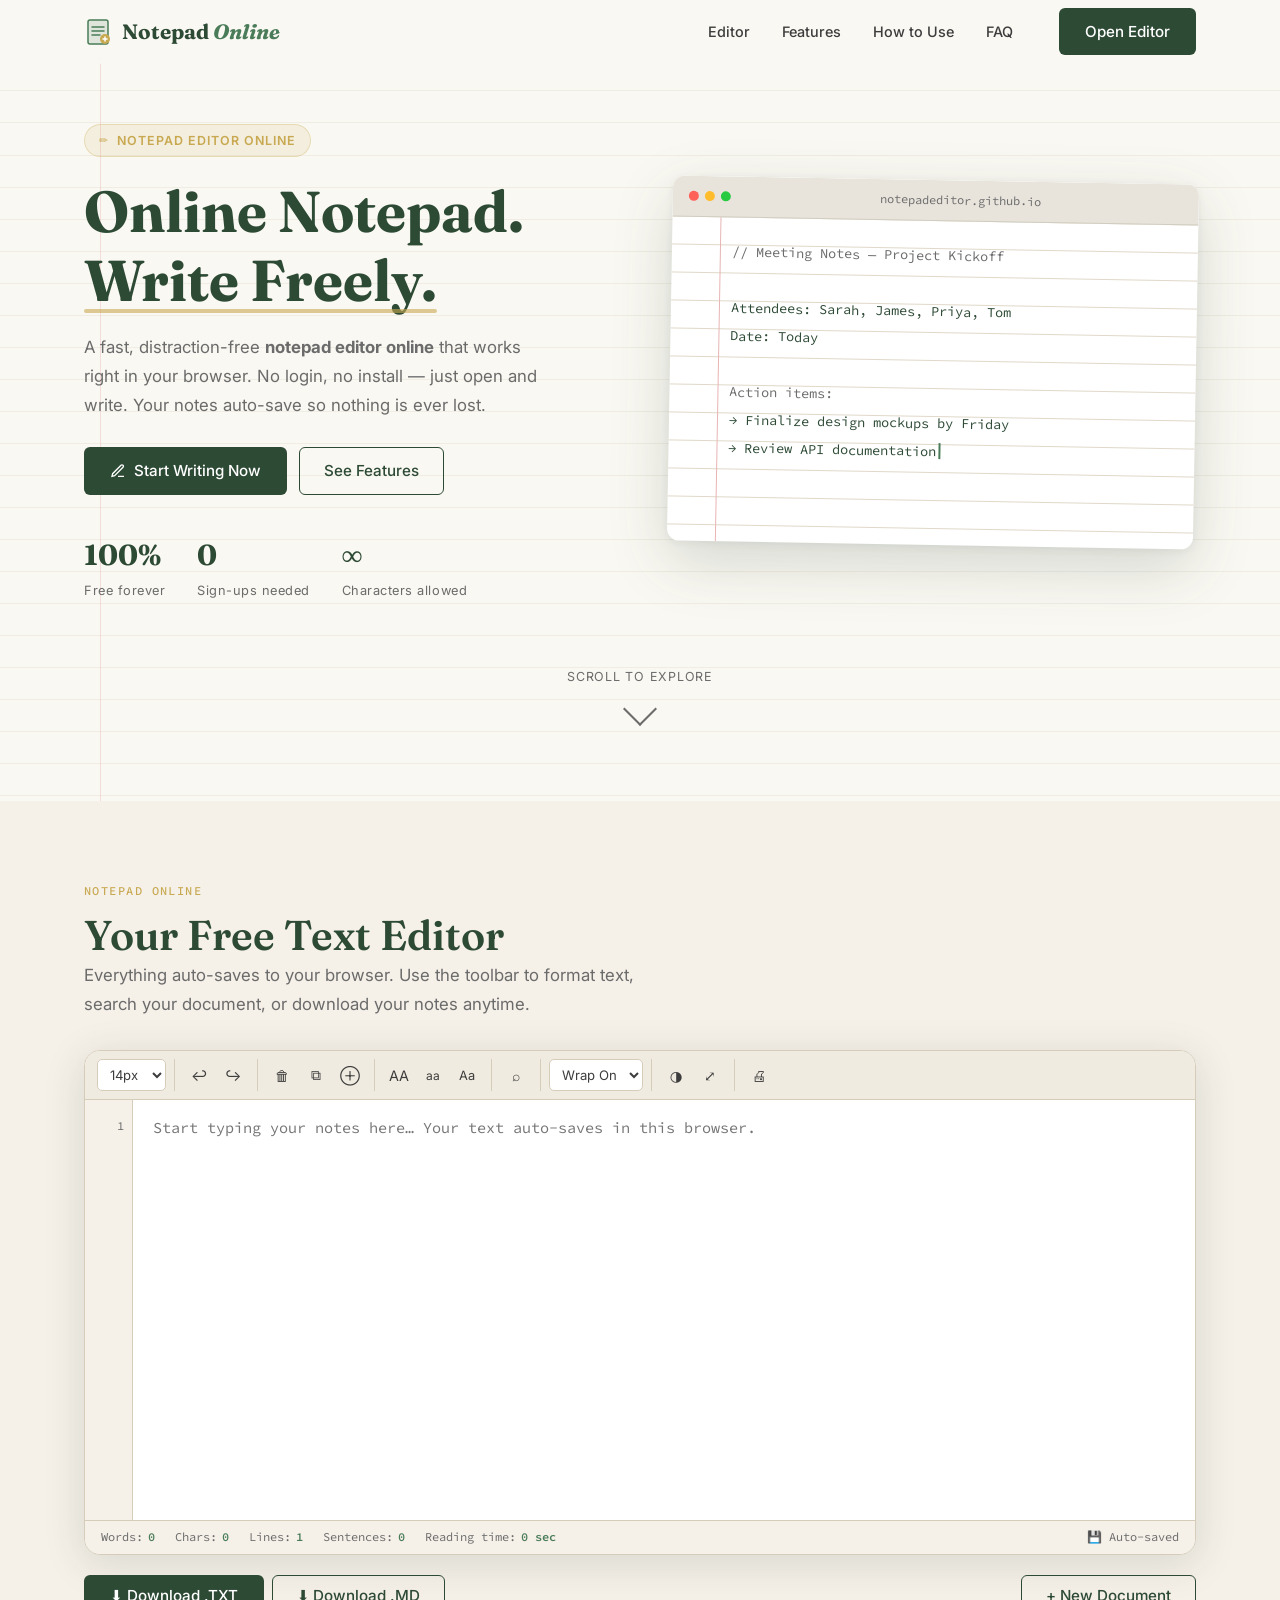
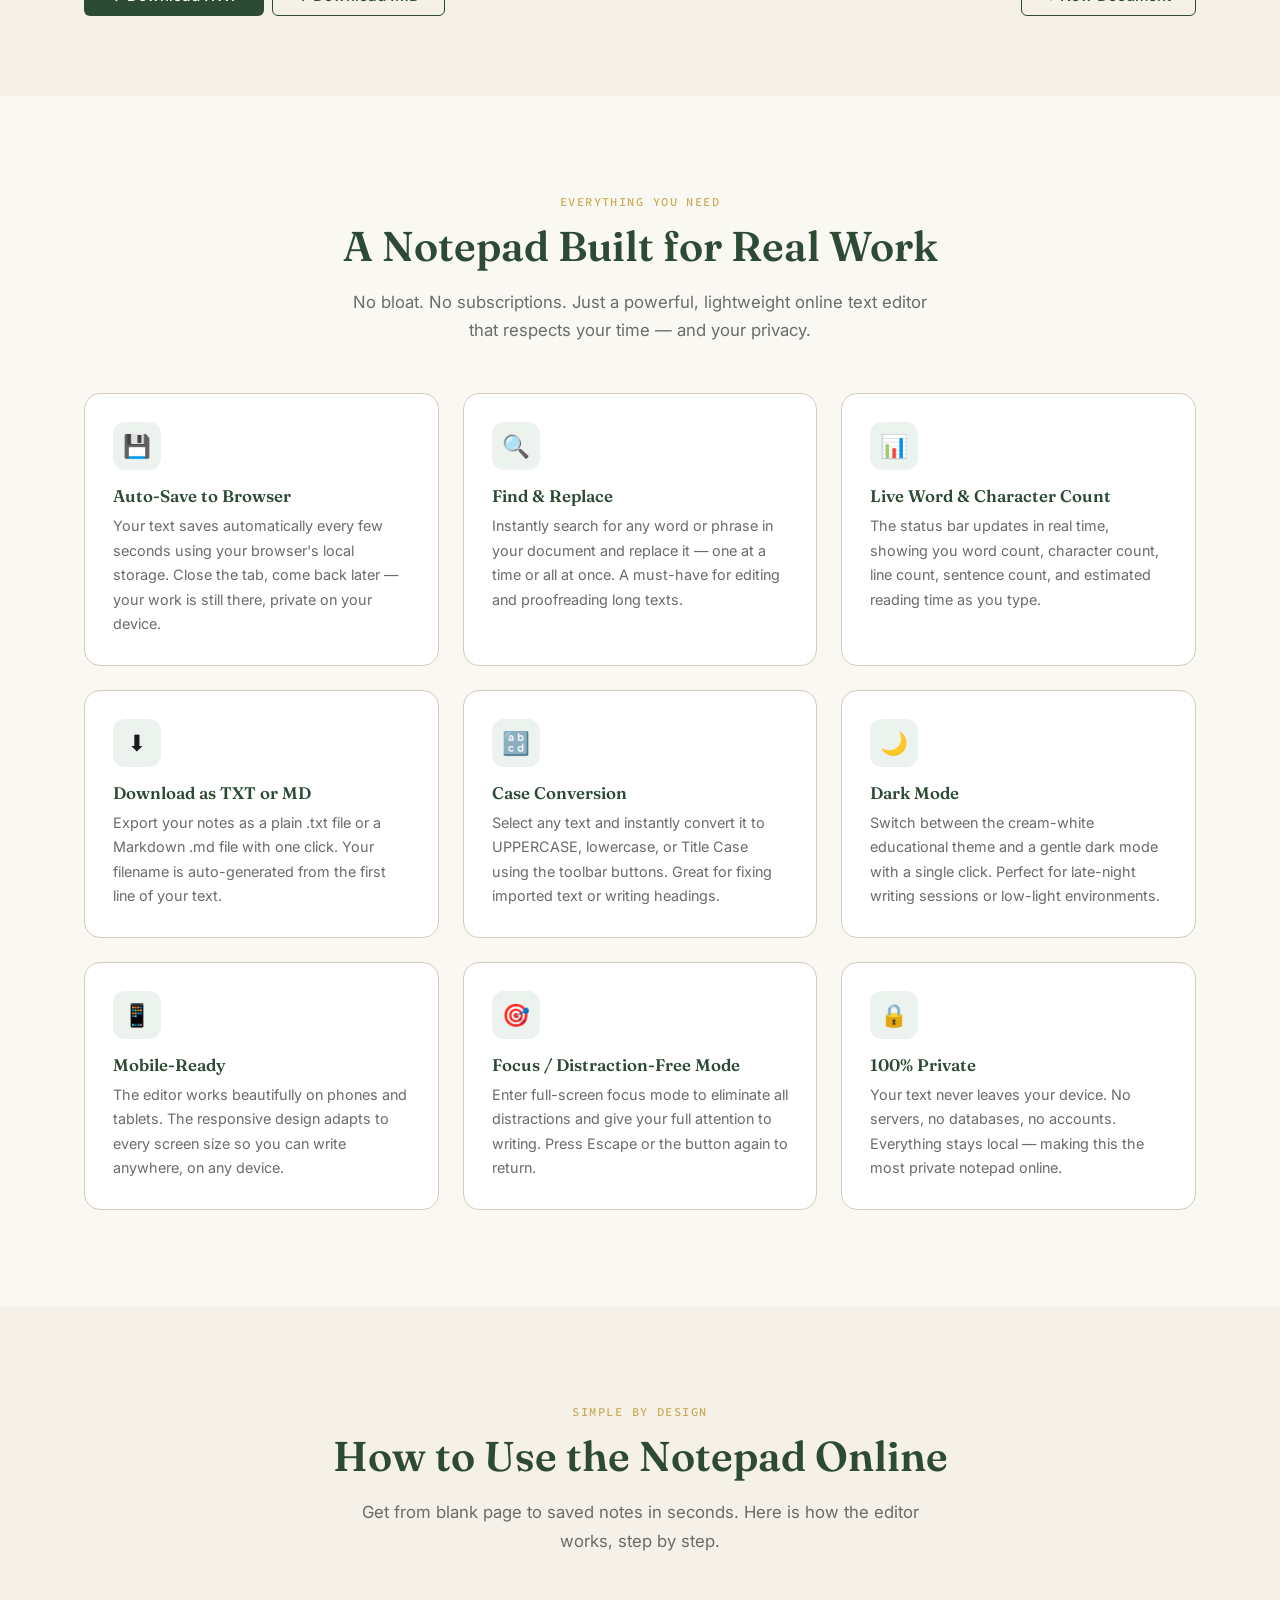
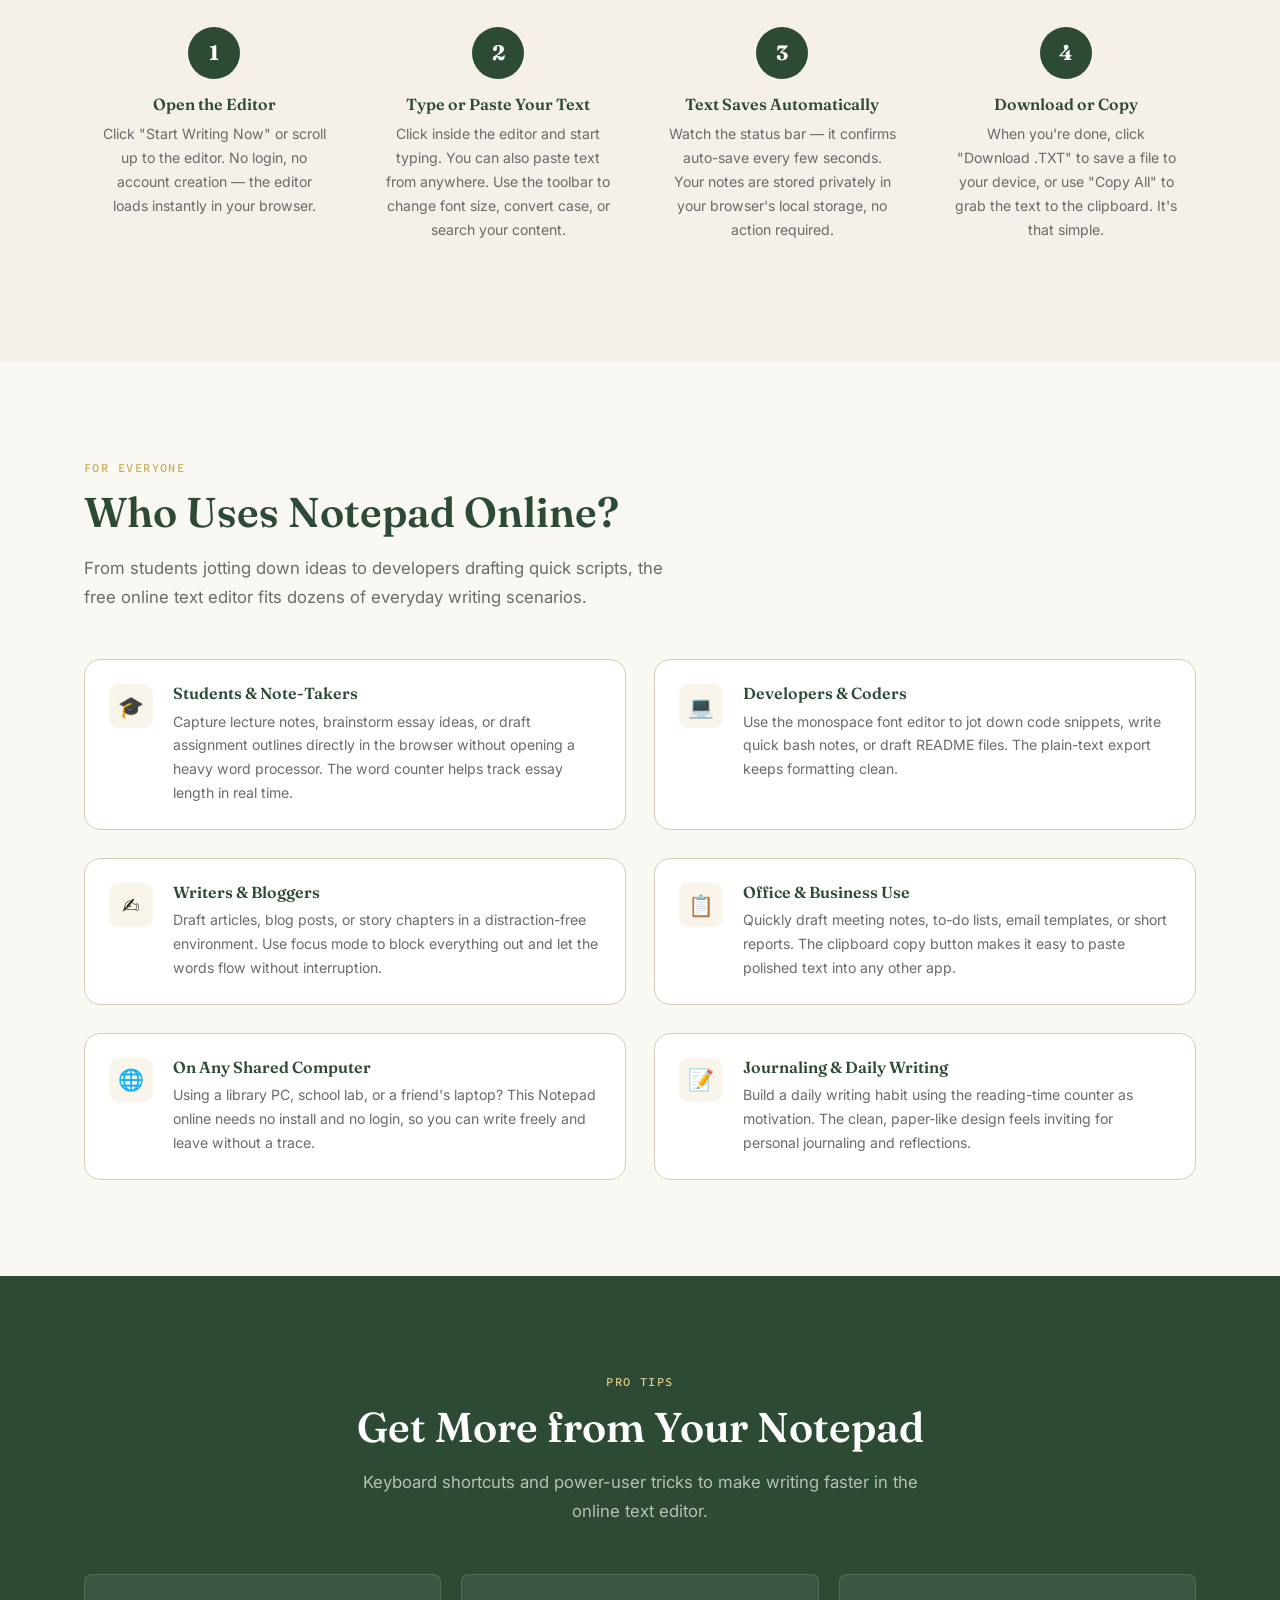
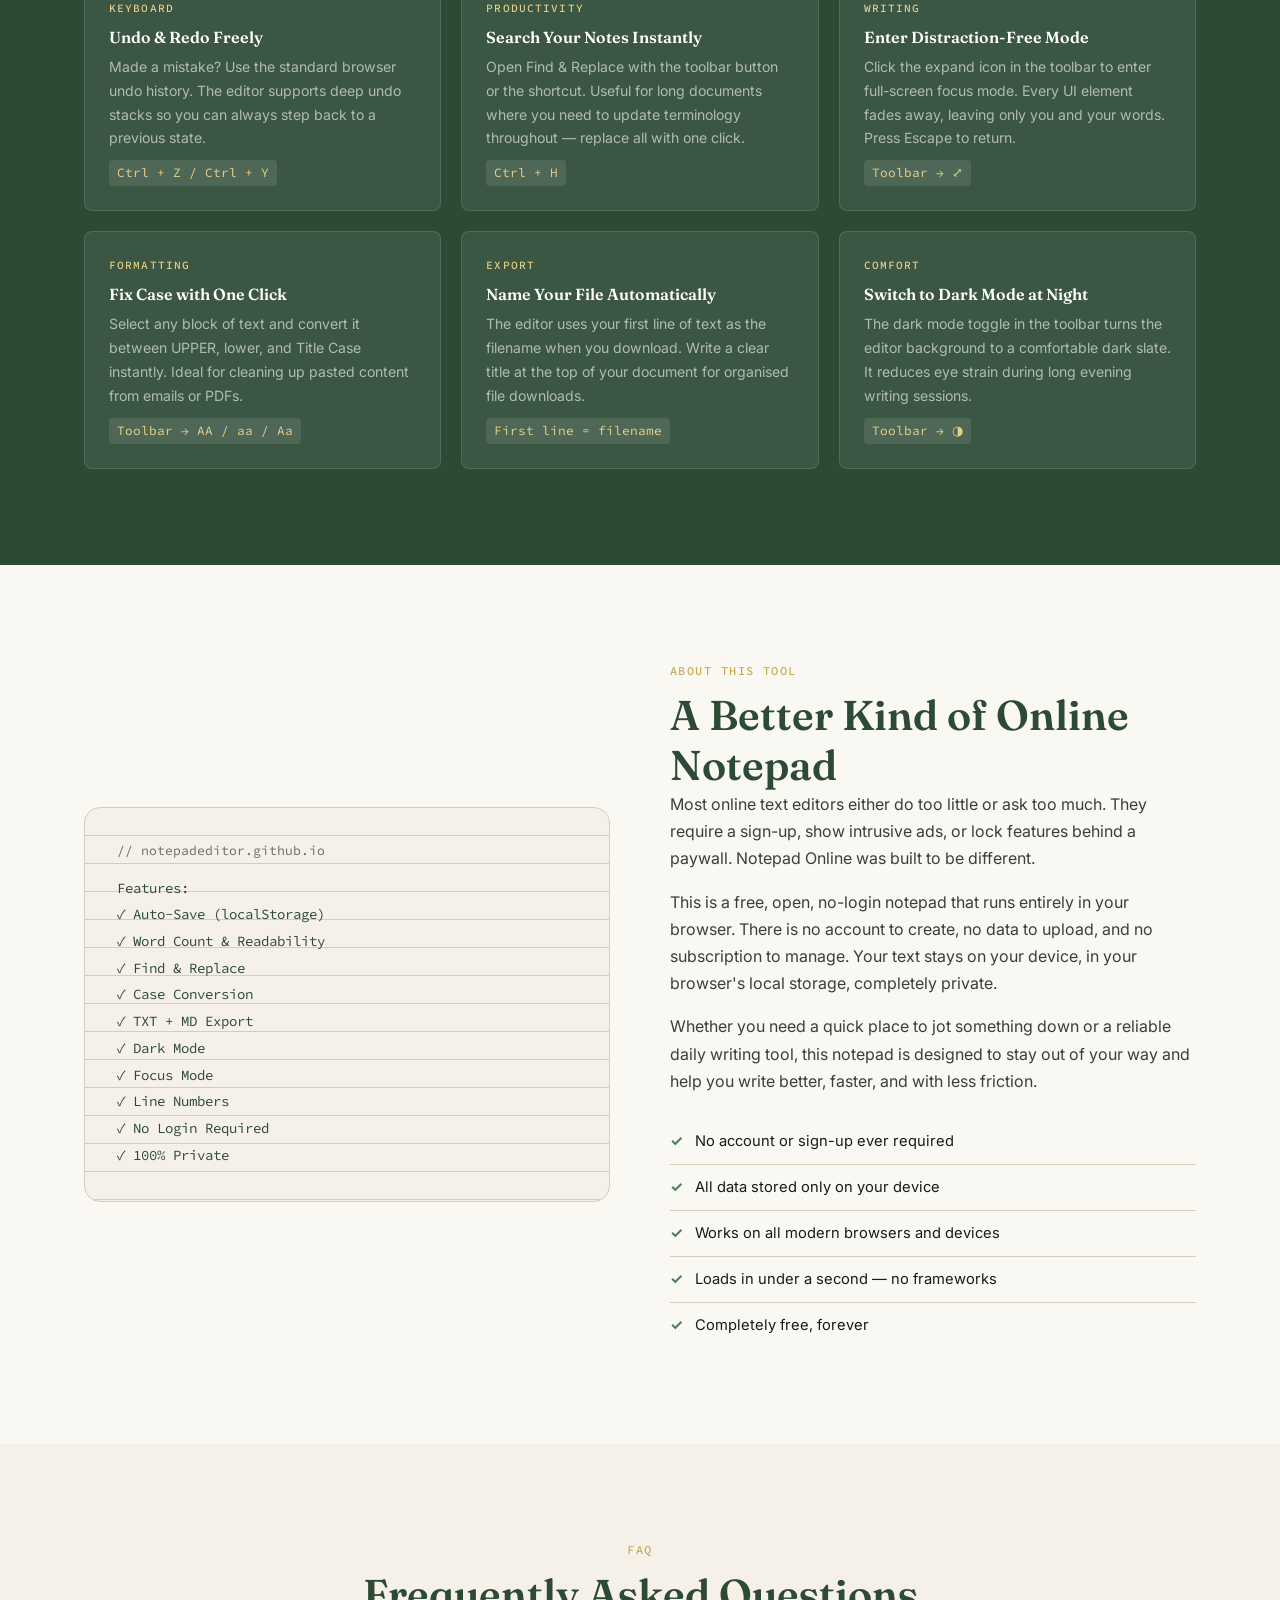
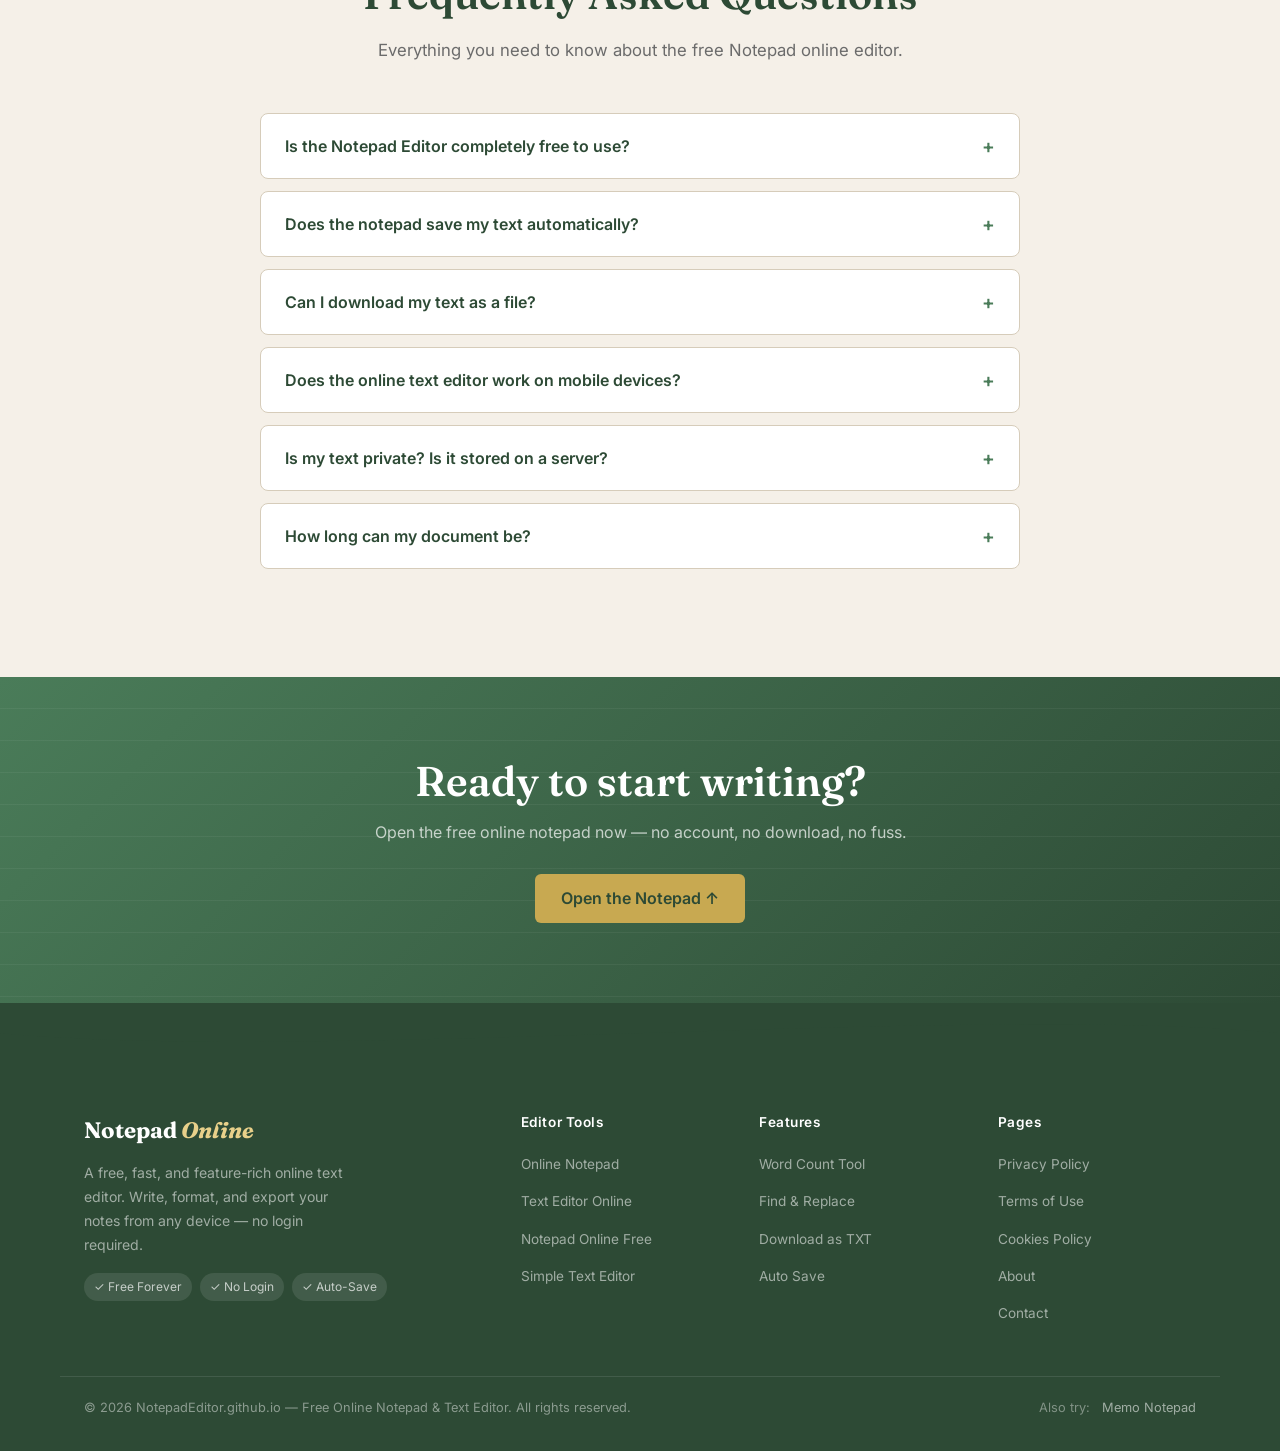
<file: index.html>
<!DOCTYPE html>
<html lang="en">
<head>
  <!-- Google tag (gtag.js) -->
<script async src="https://www.googletagmanager.com/gtag/js?id=G-D0V6H4QQ7P"></script>
<script>
  window.dataLayer = window.dataLayer || [];
  function gtag(){dataLayer.push(arguments);}
  gtag('js', new Date());

  gtag('config', 'G-D0V6H4QQ7P');
</script>
  <meta charset="UTF-8">
  <meta name="viewport" content="width=device-width, initial-scale=1.0">
  <title>Notepad Online — Free Text Editor | Web App</title>
  <meta name="description" content="Free online notepad with rich text formatting, word count, find & replace, auto-save, and download. Fast, distraction-free text editor — no login required.">
  <meta name="keywords" content="notepad editor, online notepad, text editor online, notepad online free, simple text editor, notepad online, free notepad, write online, online text editor">
  <meta name="robots" content="index, follow">
  <link rel="canonical" href="https://notepadeditor.github.io/">
  <link rel="icon" type="image/png" sizes="32x32" href="/images/favicon.png">

  <!-- Open Graph -->
  <meta property="og:type" content="website">
  <meta property="og:url" content="https://notepadeditor.github.io/">
  <meta property="og:title" content="Notepad Online — Free Text Editor">
  <meta property="og:description" content="Fast, free notepad online editor with word count, find & replace, auto-save, and download. No sign-up needed.">
  <meta property="og:image" content="https://notepadeditor.github.io/og-image.png">
  <meta property="og:site_name" content="NotepadEditor">

  <!-- Twitter Card -->
  <meta name="twitter:card" content="summary_large_image">
  <meta name="twitter:title" content="Notepad Online — Free Text Editor">
  <meta name="twitter:description" content="Fast, free notepad online editor with word count, find & replace, auto-save, and download. No sign-up needed.">
  <meta name="twitter:image" content="https://notepadeditor.github.io/og-image.png"> 

  <!-- Schema Markup -->
  <script type="application/ld+json">
  {
    "@context": "https://schema.org",
    "@type": "WebApplication",
    "name": "Notepad Online",
    "url": "https://notepadeditor.github.io/",
    "description": "A free notepad online and text editor with rich formatting, word count, find and replace, auto-save, and TXT download. No login required.",
    "applicationCategory": "ProductivityApplication",
    "operatingSystem": "Any",
    "browserRequirements": "Requires JavaScript",
    "offers": {
      "@type": "Offer",
      "price": "0",
      "priceCurrency": "USD"
    },
    "featureList": [
      "Word Count",
      "Character Count",
      "Find and Replace",
      "Auto Save",
      "Download as TXT",
      "Copy to Clipboard",
      "Text Formatting",
      "Line Numbers",
      "Dark Mode Toggle",
      "Distraction-Free Mode"
    ],
    "publisher": {
      "@type": "Organization",
      "name": "NotepadEditor"
    }
  }
  </script>
  <script type="application/ld+json">
  {
    "@context": "https://schema.org",
    "@type": "FAQPage",
    "mainEntity": [
      {
        "@type": "Question",
        "name": "Is the Notepad completely free to use?",
        "acceptedAnswer": {
          "@type": "Answer",
          "text": "Yes! Notepad Online is 100% free to use with no sign-up or login required. All features including auto-save, download, and find & replace are available at no cost."
        }
      },
      {
        "@type": "Question",
        "name": "Does Notepad save my text automatically?",
        "acceptedAnswer": {
          "@type": "Answer",
          "text": "Yes, the editor auto-saves your text to your browser's local storage every few seconds. Your notes will still be there if you accidentally close the tab, as long as you return on the same browser."
        }
      },
      {
        "@type": "Question",
        "name": "Can I download my text file from the notepad online?",
        "acceptedAnswer": {
          "@type": "Answer",
          "text": "Absolutely. Click the Download button in the editor to save your text as a .txt file to your device at any time."
        }
      },
      {
        "@type": "Question",
        "name": "Does the online text editor work on mobile?",
        "acceptedAnswer": {
          "@type": "Answer",
          "text": "Yes. Notepad is fully responsive and works on smartphones and tablets. The toolbar and editor adapt to smaller screens for a comfortable writing experience."
        }
      },
      {
        "@type": "Question",
        "name": "Is my data private when using this notepad online?",
        "acceptedAnswer": {
          "@type": "Answer",
          "text": "Your text is stored only in your own browser's local storage — it never leaves your device or gets sent to any server. Your notes remain completely private."
        }
      },
      {
        "@type": "Question",
        "name": "What is the maximum text length I can type?",
        "acceptedAnswer": {
          "@type": "Answer",
          "text": "There is no hard character limit imposed by the editor. You can type as much text as your browser's local storage allows, which is typically several megabytes — more than enough for any document."
        }
      }
    ]
  }
  </script>
  <script type="application/ld+json">
  {
    "@context": "https://schema.org",
    "@type": "BreadcrumbList",
    "itemListElement": [
      {
        "@type": "ListItem",
        "position": 1,
        "name": "Home",
        "item": "https://notepadeditor.github.io/"
      }
    ]
  }
  </script>

  <link rel="stylesheet" href="/css/style.css">
</head>
<body>

  <!-- ===== HEADER ===== -->
  <div id="header-placeholder"></div>

  <!-- ===== HERO ===== -->
  <section class="hero" aria-label="Hero">
    <div class="hero-bg-lines" aria-hidden="true"></div>
    <div class="hero-margin-line" aria-hidden="true"></div>
    <div class="hero-inner container">
      <div class="hero-copy">
        <span class="hero-label">Notepad Editor Online</span>
        <h1>Online Notepad.<br><span>Write Freely.</span></h1>
        <p class="hero-desc">A fast, distraction-free <strong>notepad editor online</strong> that works right in your browser. No login, no install — just open and write. Your notes auto-save so nothing is ever lost.</p>
        <div class="hero-actions">
          <a href="#editor" class="btn-primary">
            <svg width="16" height="16" fill="none" stroke="currentColor" stroke-width="2" viewBox="0 0 24 24"><path d="M12 20h9M16.5 3.5a2.121 2.121 0 013 3L7 19l-4 1 1-4 12.5-12.5z"/></svg>
            Start Writing Now
          </a>
          <a href="#features" class="btn-secondary">See Features</a>
        </div>
        <div class="hero-stats">
          <div class="stat-item">
            <div class="stat-num">100%</div>
            <div class="stat-lbl">Free forever</div>
          </div>
          <div class="stat-item">
            <div class="stat-num">0</div>
            <div class="stat-lbl">Sign-ups needed</div>
          </div>
          <div class="stat-item">
            <div class="stat-num">∞</div>
            <div class="stat-lbl">Characters allowed</div>
          </div>
        </div>
      </div>
      <div class="hero-visual" aria-hidden="true">
        <div class="notebook-preview">
          <div class="nb-chrome">
            <div class="nb-dots">
              <span class="nb-dot r"></span>
              <span class="nb-dot y"></span>
              <span class="nb-dot g"></span>
            </div>
            <span class="nb-title">notepadeditor.github.io</span>
          </div>
          <div class="nb-body">
            <div class="nb-margin"></div>
            <div class="nb-text-line dim">// Meeting Notes — Project Kickoff</div>
            <div class="nb-text-line"></div>
            <div class="nb-text-line typed">Attendees: Sarah, James, Priya, Tom</div>
            <div class="nb-text-line typed">Date: Today</div>
            <div class="nb-text-line"></div>
            <div class="nb-text-line dim">Action items:</div>
            <div class="nb-text-line typed">→ Finalize design mockups by Friday</div>
            <div class="nb-text-line typed">→ Review API documentation<span class="nb-cursor"></span></div>
            <div class="nb-text-line"></div>
            <div class="nb-text-line"></div>
          </div>
        </div>
      </div>
    </div>
    <div class="scroll-hint container">
      <span>Scroll to explore</span>
      <div class="scroll-arrow"></div>
    </div>
  </section>

  <!-- ===== EDITOR SECTION ===== -->
  <section id="editor" aria-label="Notepad Editor">
    <div class="container">
      <div class="editor-section-head">
        <span class="section-eyebrow">Notepad Online</span>
        <h2>Your Free Text Editor</h2>
        <p class="section-sub">Everything auto-saves to your browser. Use the toolbar to format text, search your document, or download your notes anytime.</p>
      </div>
      <div class="editor-wrapper">
        <!-- Toolbar -->
        <div class="editor-toolbar" role="toolbar" aria-label="Formatting toolbar">
          <div class="toolbar-group">
            <select class="tb-select" id="font-size-select" title="Font Size" aria-label="Font size">
              <option value="12">12px</option>
              <option value="14" selected>14px</option>
              <option value="16">16px</option>
              <option value="18">18px</option>
              <option value="20">20px</option>
              <option value="24">24px</option>
            </select>
          </div>
          <div class="toolbar-group">
            <button class="tb-btn" id="btn-undo" title="Undo (Ctrl+Z)" aria-label="Undo">↩</button>
            <button class="tb-btn" id="btn-redo" title="Redo (Ctrl+Y)" aria-label="Redo">↪</button>
          </div>
          <div class="toolbar-group">
            <button class="tb-btn" id="btn-clear" title="Clear editor" aria-label="Clear all text">🗑</button>
            <button class="tb-btn" id="btn-copy" title="Copy all text (Ctrl+Shift+C)" aria-label="Copy all">⧉</button>
            <button class="tb-btn" id="btn-paste-clean" title="Paste & strip formatting" aria-label="Paste plain text">⊕</button>
          </div>
          <div class="toolbar-group">
            <button class="tb-btn" id="btn-upper" title="UPPERCASE selection" aria-label="Uppercase">AA</button>
            <button class="tb-btn" id="btn-lower" title="lowercase selection" aria-label="Lowercase" style="font-size:0.75rem;">aa</button>
            <button class="tb-btn" id="btn-title" title="Title Case selection" aria-label="Title case" style="font-size:0.8rem;">Aa</button>
          </div>
          <div class="toolbar-group">
            <button class="tb-btn" id="btn-find" title="Find & Replace (Ctrl+H)" aria-label="Find and replace">⌕</button>
          </div>
          <div class="toolbar-group">
            <select class="tb-select" id="wrap-select" title="Line wrap" aria-label="Line wrap">
              <option value="soft">Wrap On</option>
              <option value="off">Wrap Off</option>
            </select>
          </div>
          <div class="toolbar-group">
            <button class="tb-btn" id="btn-dark" title="Toggle dark mode" aria-label="Toggle dark mode">◑</button>
            <button class="tb-btn" id="btn-focus" title="Distraction-free mode (F11)" aria-label="Focus mode">⤢</button>
          </div>
          <div class="toolbar-group">
            <button class="tb-btn" id="btn-print" title="Print document" aria-label="Print">🖨</button>
          </div>
        </div>

        <!-- Find & Replace -->
        <div class="find-replace-panel" id="find-replace-panel" role="search" aria-label="Find and Replace">
          <input type="text" class="fr-input" id="find-input" placeholder="Find…" aria-label="Search text">
          <input type="text" class="fr-input" id="replace-input" placeholder="Replace with…" aria-label="Replace with">
          <button class="btn-secondary" id="btn-replace-one" style="height:32px;padding:0 12px;font-size:0.82rem;">Replace</button>
          <button class="btn-secondary" id="btn-replace-all" style="height:32px;padding:0 12px;font-size:0.82rem;">Replace All</button>
          <span class="fr-count" id="fr-count" aria-live="polite"></span>
          <button class="tb-btn" id="btn-close-fr" title="Close find panel" aria-label="Close find panel" style="margin-left:auto;">✕</button>
        </div>

        <!-- Editor Body -->
        <div class="editor-main">
          <div class="editor-textarea-wrap">
            <div class="line-numbers" id="line-numbers" aria-hidden="true">1</div>
            <textarea
              id="main-editor"
              spellcheck="true"
              autocorrect="on"
              autocapitalize="sentences"
              placeholder="Start typing your notes here… Your text auto-saves in this browser."
              aria-label="Text editor area"
            ></textarea>
          </div>
        </div>

        <!-- Status Bar -->
        <div class="editor-statusbar" role="status" aria-live="polite">
          <span class="status-item">Words: <strong id="stat-words">0</strong></span>
          <span class="status-item">Chars: <strong id="stat-chars">0</strong></span>
          <span class="status-item">Lines: <strong id="stat-lines">1</strong></span>
          <span class="status-item">Sentences: <strong id="stat-sentences">0</strong></span>
          <span class="status-item">Reading time: <strong id="stat-read">0 sec</strong></span>
          <span class="status-item" style="margin-left:auto;" id="save-status">💾 Auto-saved</span>
        </div>
      </div>

      <!-- Download / Action buttons -->
      <div class="editor-actions-bar">
        <div class="action-group">
          <button class="btn-primary" id="btn-download-txt">
            ⬇ Download .TXT
          </button>
          <button class="btn-secondary" id="btn-download-md">
            ⬇ Download .MD
          </button>
        </div>
        <button class="btn-secondary" id="btn-new-doc" style="margin-left:auto;">
          + New Document
        </button>
      </div>
    </div>
  </section>  

  <!-- ===== FEATURES SECTION ===== -->
  <section id="features" aria-label="Features">
    <div class="container">
      <div class="text-center">
        <span class="section-eyebrow reveal">Everything you need</span>
        <h2 class="section-head reveal">A Notepad Built for Real Work</h2>
        <p class="section-sub reveal">No bloat. No subscriptions. Just a powerful, lightweight online text editor that respects your time — and your privacy.</p>
      </div>
      <div class="features-grid">
        <div class="feature-card reveal reveal-delay-1">
          <div class="feature-icon">💾</div>
          <h3>Auto-Save to Browser</h3>
          <p>Your text saves automatically every few seconds using your browser's local storage. Close the tab, come back later — your work is still there, private on your device.</p>
        </div>
        <div class="feature-card reveal reveal-delay-2">
          <div class="feature-icon">🔍</div>
          <h3>Find & Replace</h3>
          <p>Instantly search for any word or phrase in your document and replace it — one at a time or all at once. A must-have for editing and proofreading long texts.</p>
        </div>
        <div class="feature-card reveal reveal-delay-3">
          <div class="feature-icon">📊</div>
          <h3>Live Word & Character Count</h3>
          <p>The status bar updates in real time, showing you word count, character count, line count, sentence count, and estimated reading time as you type.</p>
        </div>
        <div class="feature-card reveal reveal-delay-1">
          <div class="feature-icon">⬇</div>
          <h3>Download as TXT or MD</h3>
          <p>Export your notes as a plain .txt file or a Markdown .md file with one click. Your filename is auto-generated from the first line of your text.</p>
        </div>
        <div class="feature-card reveal reveal-delay-2">
          <div class="feature-icon">🔡</div>
          <h3>Case Conversion</h3>
          <p>Select any text and instantly convert it to UPPERCASE, lowercase, or Title Case using the toolbar buttons. Great for fixing imported text or writing headings.</p>
        </div>
        <div class="feature-card reveal reveal-delay-3">
          <div class="feature-icon">🌙</div>
          <h3>Dark Mode</h3>
          <p>Switch between the cream-white educational theme and a gentle dark mode with a single click. Perfect for late-night writing sessions or low-light environments.</p>
        </div>
        <div class="feature-card reveal reveal-delay-1">
          <div class="feature-icon">📱</div>
          <h3>Mobile-Ready</h3>
          <p>The editor works beautifully on phones and tablets. The responsive design adapts to every screen size so you can write anywhere, on any device.</p>
        </div>
        <div class="feature-card reveal reveal-delay-2">
          <div class="feature-icon">🎯</div>
          <h3>Focus / Distraction-Free Mode</h3>
          <p>Enter full-screen focus mode to eliminate all distractions and give your full attention to writing. Press Escape or the button again to return.</p>
        </div>
        <div class="feature-card reveal reveal-delay-3">
          <div class="feature-icon">🔒</div>
          <h3>100% Private</h3>
          <p>Your text never leaves your device. No servers, no databases, no accounts. Everything stays local — making this the most private notepad online.</p>
        </div>
      </div>
    </div>
  </section>

  <!-- ===== HOW TO USE ===== -->
  <section id="how-to-use" aria-label="How to use the notepad editor">
    <div class="container">
      <div class="text-center">
        <span class="section-eyebrow reveal">Simple by design</span>
        <h2 class="section-head reveal">How to Use the Notepad Online</h2>
        <p class="section-sub reveal">Get from blank page to saved notes in seconds. Here is how the editor works, step by step.</p>
      </div>
      <div class="steps-grid">
        <div class="step-card reveal reveal-delay-1">
          <div class="step-num">1</div>
          <h3>Open the Editor</h3>
          <p>Click "Start Writing Now" or scroll up to the editor. No login, no account creation — the editor loads instantly in your browser.</p>
        </div>
        <div class="step-card reveal reveal-delay-2">
          <div class="step-num">2</div>
          <h3>Type or Paste Your Text</h3>
          <p>Click inside the editor and start typing. You can also paste text from anywhere. Use the toolbar to change font size, convert case, or search your content.</p>
        </div>
        <div class="step-card reveal reveal-delay-3">
          <div class="step-num">3</div>
          <h3>Text Saves Automatically</h3>
          <p>Watch the status bar — it confirms auto-save every few seconds. Your notes are stored privately in your browser's local storage, no action required.</p>
        </div>
        <div class="step-card reveal reveal-delay-3">
          <div class="step-num">4</div>
          <h3>Download or Copy</h3>
          <p>When you're done, click "Download .TXT" to save a file to your device, or use "Copy All" to grab the text to the clipboard. It's that simple.</p>
        </div>
      </div>
    </div>
  </section>

  <!-- ===== USE CASES ===== -->
  <section id="use-cases" aria-label="Who uses this notepad editor">
    <div class="container">
      <div>
        <span class="section-eyebrow reveal">For everyone</span>
        <h2 class="section-head reveal">Who Uses Notepad Online?</h2>
        <p class="section-sub reveal">From students jotting down ideas to developers drafting quick scripts, the free online text editor fits dozens of everyday writing scenarios.</p>
      </div>
      <div class="use-cases-grid">
        <div class="use-case-card reveal">
          <div class="uc-icon">🎓</div>
          <div class="uc-body">
            <h3>Students & Note-Takers</h3>
            <p>Capture lecture notes, brainstorm essay ideas, or draft assignment outlines directly in the browser without opening a heavy word processor. The word counter helps track essay length in real time.</p>
          </div>
        </div>
        <div class="use-case-card reveal">
          <div class="uc-icon">💻</div>
          <div class="uc-body">
            <h3>Developers & Coders</h3>
            <p>Use the monospace font editor to jot down code snippets, write quick bash notes, or draft README files. The plain-text export keeps formatting clean.</p>
          </div>
        </div>
        <div class="use-case-card reveal">
          <div class="uc-icon">✍️</div>
          <div class="uc-body">
            <h3>Writers & Bloggers</h3>
            <p>Draft articles, blog posts, or story chapters in a distraction-free environment. Use focus mode to block everything out and let the words flow without interruption.</p>
          </div>
        </div>
        <div class="use-case-card reveal">
          <div class="uc-icon">📋</div>
          <div class="uc-body">
            <h3>Office & Business Use</h3>
            <p>Quickly draft meeting notes, to-do lists, email templates, or short reports. The clipboard copy button makes it easy to paste polished text into any other app.</p>
          </div>
        </div>
        <div class="use-case-card reveal">
          <div class="uc-icon">🌐</div>
          <div class="uc-body">
            <h3>On Any Shared Computer</h3>
            <p>Using a library PC, school lab, or a friend's laptop? This Notepad online needs no install and no login, so you can write freely and leave without a trace.</p>
          </div>
        </div>
        <div class="use-case-card reveal">
          <div class="uc-icon">📝</div>
          <div class="uc-body">
            <h3>Journaling & Daily Writing</h3>
            <p>Build a daily writing habit using the reading-time counter as motivation. The clean, paper-like design feels inviting for personal journaling and reflections.</p>
          </div>
        </div>
      </div>
    </div>
  </section>

  <!-- ===== TIPS SECTION ===== -->
  <section id="tips" aria-label="Writing tips and shortcuts">
    <div class="container">
      <div class="text-center">
        <span class="section-eyebrow">Pro Tips</span>
        <h2 class="section-head">Get More from Your Notepad</h2>
        <p class="section-sub">Keyboard shortcuts and power-user tricks to make writing faster in the online text editor.</p>
      </div>
      <div class="tips-grid">
        <div class="tip-card reveal">
          <span class="tip-tag">Keyboard</span>
          <h3>Undo & Redo Freely</h3>
          <p>Made a mistake? Use the standard browser undo history. The editor supports deep undo stacks so you can always step back to a previous state.</p>
          <span class="tip-shortcut">Ctrl + Z / Ctrl + Y</span>
        </div>
        <div class="tip-card reveal">
          <span class="tip-tag">Productivity</span>
          <h3>Search Your Notes Instantly</h3>
          <p>Open Find & Replace with the toolbar button or the shortcut. Useful for long documents where you need to update terminology throughout — replace all with one click.</p>
          <span class="tip-shortcut">Ctrl + H</span>
        </div>
        <div class="tip-card reveal">
          <span class="tip-tag">Writing</span>
          <h3>Enter Distraction-Free Mode</h3>
          <p>Click the expand icon in the toolbar to enter full-screen focus mode. Every UI element fades away, leaving only you and your words. Press Escape to return.</p>
          <span class="tip-shortcut">Toolbar → ⤢</span>
        </div>
        <div class="tip-card reveal">
          <span class="tip-tag">Formatting</span>
          <h3>Fix Case with One Click</h3>
          <p>Select any block of text and convert it between UPPER, lower, and Title Case instantly. Ideal for cleaning up pasted content from emails or PDFs.</p>
          <span class="tip-shortcut">Toolbar → AA / aa / Aa</span>
        </div>
        <div class="tip-card reveal">
          <span class="tip-tag">Export</span>
          <h3>Name Your File Automatically</h3>
          <p>The editor uses your first line of text as the filename when you download. Write a clear title at the top of your document for organised file downloads.</p>
          <span class="tip-shortcut">First line = filename</span>
        </div>
        <div class="tip-card reveal">
          <span class="tip-tag">Comfort</span>
          <h3>Switch to Dark Mode at Night</h3>
          <p>The dark mode toggle in the toolbar turns the editor background to a comfortable dark slate. It reduces eye strain during long evening writing sessions.</p>
          <span class="tip-shortcut">Toolbar → ◑</span>
        </div>
      </div>
    </div>
  </section>

  <!-- ===== ABOUT SECTION ===== -->
  <section id="about" aria-label="About Notepad Editor">
    <div class="container">
      <div class="about-grid">
        <div class="about-visual reveal">
          <div class="about-content">
            <p style="font-family:var(--font-mono);font-size:0.82rem;color:var(--ink-3);margin-bottom:12px">// notepadeditor.github.io</p>
            <p style="font-family:var(--font-mono);font-size:0.88rem;color:var(--forest);line-height:1.9">
              Features:<br>
              ✓ Auto-Save (localStorage)<br>
              ✓ Word Count &amp; Readability<br>
              ✓ Find &amp; Replace<br>
              ✓ Case Conversion<br>
              ✓ TXT + MD Export<br>
              ✓ Dark Mode<br>
              ✓ Focus Mode<br>
              ✓ Line Numbers<br>
              ✓ No Login Required<br>
              ✓ 100% Private
            </p>
          </div>
        </div>
        <div class="about-text reveal">
          <span class="section-eyebrow">About this tool</span>
          <h2>A Better Kind of Online Notepad</h2>
          <p>Most online text editors either do too little or ask too much. They require a sign-up, show intrusive ads, or lock features behind a paywall. Notepad Online was built to be different.</p>
          <p>This is a free, open, no-login notepad that runs entirely in your browser. There is no account to create, no data to upload, and no subscription to manage. Your text stays on your device, in your browser's local storage, completely private.</p>
          <p>Whether you need a quick place to jot something down or a reliable daily writing tool, this notepad is designed to stay out of your way and help you write better, faster, and with less friction.</p>
          <ul class="about-list">
            <li>No account or sign-up ever required</li>
            <li>All data stored only on your device</li>
            <li>Works on all modern browsers and devices</li>
            <li>Loads in under a second — no frameworks</li>
            <li>Completely free, forever</li>
          </ul>
        </div>
      </div>
    </div>
  </section>

  <!-- ===== FAQ ===== -->
  <section id="faq" aria-label="Frequently Asked Questions">
    <div class="container">
      <div class="text-center">
        <span class="section-eyebrow reveal">FAQ</span>
        <h2 class="section-head reveal">Frequently Asked Questions</h2>
        <p class="section-sub reveal">Everything you need to know about the free Notepad online editor.</p>
      </div>
      <div class="faq-list" role="list">
        <div class="faq-item" role="listitem">
          <button class="faq-q" aria-expanded="false">
            Is the Notepad Editor completely free to use?
            <span class="faq-icon" aria-hidden="true">+</span>
          </button>
          <div class="faq-a"><div class="faq-a-inner">Yes! Notepad Online is 100% free to use with no sign-up or login required. All features — including auto-save, download, find & replace, case conversion, and focus mode — are available to everyone at no cost, with no premium tier.</div></div>
        </div>
        <div class="faq-item" role="listitem">
          <button class="faq-q" aria-expanded="false">
            Does the notepad save my text automatically?
            <span class="faq-icon" aria-hidden="true">+</span>
          </button>
          <div class="faq-a"><div class="faq-a-inner">Yes. The editor auto-saves your text to your browser's local storage every few seconds. If you accidentally close the tab or navigate away, your text will still be there when you return — on the same browser and device. The status bar confirms every save.</div></div>
        </div>
        <div class="faq-item" role="listitem">
          <button class="faq-q" aria-expanded="false">
            Can I download my text as a file?
            <span class="faq-icon" aria-hidden="true">+</span>
          </button>
          <div class="faq-a"><div class="faq-a-inner">Absolutely. Click "Download .TXT" to save a plain text file, or "Download .MD" for a Markdown file. The filename is taken from the first line of your document so your files stay organized. Downloads work on all modern desktop and mobile browsers.</div></div>
        </div>
        <div class="faq-item" role="listitem">
          <button class="faq-q" aria-expanded="false">
            Does the online text editor work on mobile devices?
            <span class="faq-icon" aria-hidden="true">+</span>
          </button>
          <div class="faq-a"><div class="faq-a-inner">Yes. Notepad Online is fully responsive and tested on smartphones and tablets running iOS and Android. The toolbar and editor layout adapt to smaller screens to ensure a comfortable, accessible writing experience on any device.</div></div>
        </div>
        <div class="faq-item" role="listitem">
          <button class="faq-q" aria-expanded="false">
            Is my text private? Is it stored on a server?
            <span class="faq-icon" aria-hidden="true">+</span>
          </button>
          <div class="faq-a"><div class="faq-a-inner">Your text is stored only in your own browser's local storage — it never leaves your device and is never sent to any server or third party. This makes the notepad editor one of the most private writing tools available online. Clearing your browser data will erase saved notes.</div></div>
        </div>
        <div class="faq-item" role="listitem">
          <button class="faq-q" aria-expanded="false">
            How long can my document be?
            <span class="faq-icon" aria-hidden="true">+</span>
          </button>
          <div class="faq-a"><div class="faq-a-inner">There is no character or word limit enforced by the editor. You can write as much as your browser's local storage capacity allows, which is typically 5–10 MB of text per domain — more than enough for any document, article, or writing project.</div></div>
        </div>
      </div>
    </div>
  </section>

  <!-- ===== CTA BANNER ===== -->
  <section id="cta-banner" aria-label="Call to action">
    <div class="container">
      <h2>Ready to start writing?</h2>
      <p>Open the free online notepad now — no account, no download, no fuss.</p>
      <a href="#editor" class="btn-amber">Open the Notepad ↑</a>
    </div>
  </section>

  <!-- ===== FOOTER ===== -->
  <div id="footer-placeholder"></div>

  <!-- ===== TOAST ===== -->
  <div class="toast" id="toast" role="alert" aria-live="polite"></div>

  <script src="/js/header.js"></script>
  <script src="/js/footer.js"></script>
  <script>
  (function () {
    'use strict';

    /* ——— EDITOR STATE ——— */
    const SAVE_KEY = 'notepadeditor-v1';
    let saveTimer = null;

    const editor     = document.getElementById('main-editor');
    const lineNums   = document.getElementById('line-numbers');
    const saveStatus = document.getElementById('save-status');

    /* ——— LOAD SAVED TEXT ——— */
    const saved = localStorage.getItem(SAVE_KEY);
    if (saved) editor.value = saved;

    /* ——— AUTO SAVE ——— */
    function scheduleSave() {
      if (saveTimer) clearTimeout(saveTimer);
      saveStatus.textContent = '⏳ Saving…';
      saveTimer = setTimeout(() => {
        localStorage.setItem(SAVE_KEY, editor.value);
        saveStatus.textContent = '💾 Auto-saved';
      }, 1200);
    }

    /* ——— STATS ——— */
    function updateStats() {
      const text = editor.value;
      const words = text.trim() === '' ? 0 : text.trim().split(/\s+/).length;
      const chars = text.length;
      const lines = text.split('\n').length;
      const sentences = (text.match(/[.!?]+/g) || []).length;
      const readSec = Math.ceil(words / 3.5);
      const readStr = readSec < 60 ? readSec + ' sec' : Math.ceil(readSec / 60) + ' min';
      document.getElementById('stat-words').textContent = words;
      document.getElementById('stat-chars').textContent = chars;
      document.getElementById('stat-lines').textContent = lines;
      document.getElementById('stat-sentences').textContent = sentences;
      document.getElementById('stat-read').textContent = readStr;
    }

    /* ——— LINE NUMBERS ——— */
    function updateLineNumbers() {
      const lineCount = editor.value.split('\n').length;
      let html = '';
      for (let i = 1; i <= lineCount; i++) html += i + '<br>';
      lineNums.innerHTML = html;
      lineNums.scrollTop = editor.scrollTop;
    }

    /* ——— SYNC LINE NUMBER SCROLL ——— */
    editor.addEventListener('scroll', () => { lineNums.scrollTop = editor.scrollTop; });

    /* ——— MAIN INPUT HANDLER ——— */
    editor.addEventListener('input', () => {
      updateStats();
      updateLineNumbers();
      scheduleSave();
      updateFindHighlight();
    });

    /* ——— FONT SIZE ——— */
    document.getElementById('font-size-select').addEventListener('change', function () {
      editor.style.fontSize = this.value + 'px';
    });

    /* ——— LINE WRAP ——— */
    document.getElementById('wrap-select').addEventListener('change', function () {
      editor.style.whiteSpace = this.value === 'off' ? 'pre' : 'pre-wrap';
      editor.wrap = this.value;
    });

    /* ——— CASE CONVERSION ——— */
    function transformCase(type) {
      const start = editor.selectionStart;
      const end = editor.selectionEnd;
      if (start === end) return;
      const sel = editor.value.substring(start, end);
      let transformed;
      if (type === 'upper') transformed = sel.toUpperCase();
      else if (type === 'lower') transformed = sel.toLowerCase();
      else transformed = sel.replace(/\b\w/g, c => c.toUpperCase());
      editor.value = editor.value.substring(0, start) + transformed + editor.value.substring(end);
      editor.setSelectionRange(start, end);
      editor.dispatchEvent(new Event('input'));
    }
    document.getElementById('btn-upper').addEventListener('click', () => transformCase('upper'));
    document.getElementById('btn-lower').addEventListener('click', () => transformCase('lower'));
    document.getElementById('btn-title').addEventListener('click', () => transformCase('title'));

    /* ——— COPY ALL ——— */
    document.getElementById('btn-copy').addEventListener('click', async () => {
      if (!editor.value) return;
      try {
        await navigator.clipboard.writeText(editor.value);
        showToast('Copied to clipboard!');
      } catch {
        editor.select();
        document.execCommand('copy');
        showToast('Copied!');
      }
    });

    /* ——— PASTE PLAIN ——— */
    document.getElementById('btn-paste-clean').addEventListener('click', async () => {
      try {
        const text = await navigator.clipboard.readText();
        insertAtCursor(text.replace(/\r\n/g, '\n'));
        showToast('Pasted as plain text');
      } catch {
        showToast('Paste from keyboard shortcut (Ctrl+V)');
      }
    });

    function insertAtCursor(text) {
      const start = editor.selectionStart;
      const end = editor.selectionEnd;
      editor.value = editor.value.substring(0, start) + text + editor.value.substring(end);
      editor.selectionStart = editor.selectionEnd = start + text.length;
      editor.dispatchEvent(new Event('input'));
    }

    /* ——— UNDO / REDO (via execCommand fallback) ——— */
    document.getElementById('btn-undo').addEventListener('click', () => { editor.focus(); document.execCommand('undo'); });
    document.getElementById('btn-redo').addEventListener('click', () => { editor.focus(); document.execCommand('redo'); });

    /* ——— CLEAR ——— */
    document.getElementById('btn-clear').addEventListener('click', () => {
      if (!editor.value || !confirm('Clear all text? This cannot be undone.')) return;
      editor.value = '';
      editor.dispatchEvent(new Event('input'));
      showToast('Editor cleared');
    });

    /* ——— PRINT ——— */
    document.getElementById('btn-print').addEventListener('click', () => { window.print(); });

    /* ——— DARK MODE ——— */
    const darkBtn = document.getElementById('btn-dark');
    let isDark = localStorage.getItem('npe-dark') === '1';
    function applyDark() {
      if (isDark) {
        document.body.style.setProperty('--cream', '#1E2328');
        document.body.style.setProperty('--paper', '#252B30');
        document.body.style.setProperty('--white', '#2D3540');
        document.body.style.setProperty('--rule', '#3A4250');
        document.body.style.setProperty('--ink', '#E8E4DC');
        document.body.style.setProperty('--ink-2', '#C8C4BC');
        document.body.style.setProperty('--ink-3', '#8A8880');
        darkBtn.classList.add('active');
      } else {
        document.body.style.removeProperty('--cream');
        document.body.style.removeProperty('--paper');
        document.body.style.removeProperty('--white');
        document.body.style.removeProperty('--rule');
        document.body.style.removeProperty('--ink');
        document.body.style.removeProperty('--ink-2');
        document.body.style.removeProperty('--ink-3');
        darkBtn.classList.remove('active');
      }
    }
    applyDark();
    darkBtn.addEventListener('click', () => {
      isDark = !isDark;
      localStorage.setItem('npe-dark', isDark ? '1' : '0');
      applyDark();
    });

    /* ——— FOCUS MODE ——— */
    const focusBtn = document.getElementById('btn-focus');
    let isFocus = false;
    const editorWrapper = document.querySelector('.editor-wrapper');
    focusBtn.addEventListener('click', toggleFocus);
    document.addEventListener('keydown', e => { if (e.key === 'Escape' && isFocus) toggleFocus(); });
    function toggleFocus() {
      isFocus = !isFocus;
      if (isFocus) {
        editorWrapper.style.cssText = 'position:fixed;inset:0;z-index:2000;border-radius:0;border:none;';
        document.getElementById('main-editor').style.minHeight = 'calc(100vh - 100px)';
        focusBtn.classList.add('active');
        showToast('Focus mode — press Escape to exit');
      } else {
        editorWrapper.style.cssText = '';
        document.getElementById('main-editor').style.minHeight = '';
        focusBtn.classList.remove('active');
      }
    }

    /* ——— FIND & REPLACE ——— */
    const frPanel     = document.getElementById('find-replace-panel');
    const findInput   = document.getElementById('find-input');
    const replaceInput= document.getElementById('replace-input');
    const frCount     = document.getElementById('fr-count');

    document.getElementById('btn-find').addEventListener('click', () => {
      frPanel.classList.toggle('visible');
      if (frPanel.classList.contains('visible')) findInput.focus();
    });
    document.getElementById('btn-close-fr').addEventListener('click', () => {
      frPanel.classList.remove('visible');
      frCount.textContent = '';
    });
    document.addEventListener('keydown', e => {
      if ((e.ctrlKey || e.metaKey) && e.key === 'h') { e.preventDefault(); frPanel.classList.toggle('visible'); if (frPanel.classList.contains('visible')) findInput.focus(); }
    });

    function updateFindHighlight() {
      const q = findInput.value;
      if (!q) { frCount.textContent = ''; return; }
      const matches = editor.value.split(q).length - 1;
      frCount.textContent = matches + ' match' + (matches !== 1 ? 'es' : '');
    }
    findInput.addEventListener('input', updateFindHighlight);

    document.getElementById('btn-replace-one').addEventListener('click', () => {
      const q = findInput.value; const r = replaceInput.value;
      if (!q || !editor.value.includes(q)) return;
      editor.value = editor.value.replace(q, r);
      editor.dispatchEvent(new Event('input'));
      showToast('Replaced 1 occurrence');
    });
    document.getElementById('btn-replace-all').addEventListener('click', () => {
      const q = findInput.value; const r = replaceInput.value;
      if (!q) return;
      const count = editor.value.split(q).length - 1;
      if (count === 0) { showToast('No matches found'); return; }
      editor.value = editor.value.split(q).join(r);
      editor.dispatchEvent(new Event('input'));
      showToast(`Replaced ${count} occurrence${count !== 1 ? 's' : ''}`);
    });

    /* ——— DOWNLOAD ——— */
    function getFilename(ext) {
      const firstLine = editor.value.split('\n')[0].trim().substring(0, 40).replace(/[^a-z0-9\s-]/gi, '').replace(/\s+/g, '-').toLowerCase();
      return (firstLine || 'my-notes') + '.' + ext;
    }
    document.getElementById('btn-download-txt').addEventListener('click', () => {
      downloadFile(editor.value, getFilename('txt'), 'text/plain');
    });
    document.getElementById('btn-download-md').addEventListener('click', () => {
      downloadFile(editor.value, getFilename('md'), 'text/markdown');
    });
    function downloadFile(content, filename, mime) {
      const a = document.createElement('a');
      a.href = URL.createObjectURL(new Blob([content], { type: mime }));
      a.download = filename;
      a.click();
      URL.revokeObjectURL(a.href);
      showToast('Downloaded: ' + filename);
    }

    /* ——— NEW DOCUMENT ——— */
    document.getElementById('btn-new-doc').addEventListener('click', () => {
      if (!editor.value || confirm('Start a new document? Current text will be saved in your browser.')) {
        localStorage.setItem(SAVE_KEY, editor.value);
        editor.value = '';
        editor.dispatchEvent(new Event('input'));
        editor.focus();
        showToast('New document started');
      }
    });

    /* ——— TOAST ——— */
    let toastTimer;
    function showToast(msg) {
      const t = document.getElementById('toast');
      t.textContent = msg; t.classList.add('show');
      if (toastTimer) clearTimeout(toastTimer);
      toastTimer = setTimeout(() => t.classList.remove('show'), 2500);
    }

    /* ——— FAQ ACCORDION ——— */
    document.querySelectorAll('.faq-q').forEach(btn => {
      btn.addEventListener('click', () => {
        const item = btn.closest('.faq-item');
        const isOpen = item.classList.contains('open');
        document.querySelectorAll('.faq-item').forEach(i => { i.classList.remove('open'); i.querySelector('.faq-q').setAttribute('aria-expanded','false'); });
        if (!isOpen) { item.classList.add('open'); btn.setAttribute('aria-expanded','true'); }
      });
    });

    /* ——— SCROLL REVEAL ——— */
    const revealEls = document.querySelectorAll('.reveal');
    const revealObserver = new IntersectionObserver((entries) => {
      entries.forEach(e => { if (e.isIntersecting) { e.target.classList.add('visible'); revealObserver.unobserve(e.target); } });
    }, { threshold: 0.12 });
    revealEls.forEach(el => revealObserver.observe(el));

    /* ——— INITIAL STATE ——— */
    updateStats();
    updateLineNumbers();

  })();
  </script>
</body>
</html>
</file>
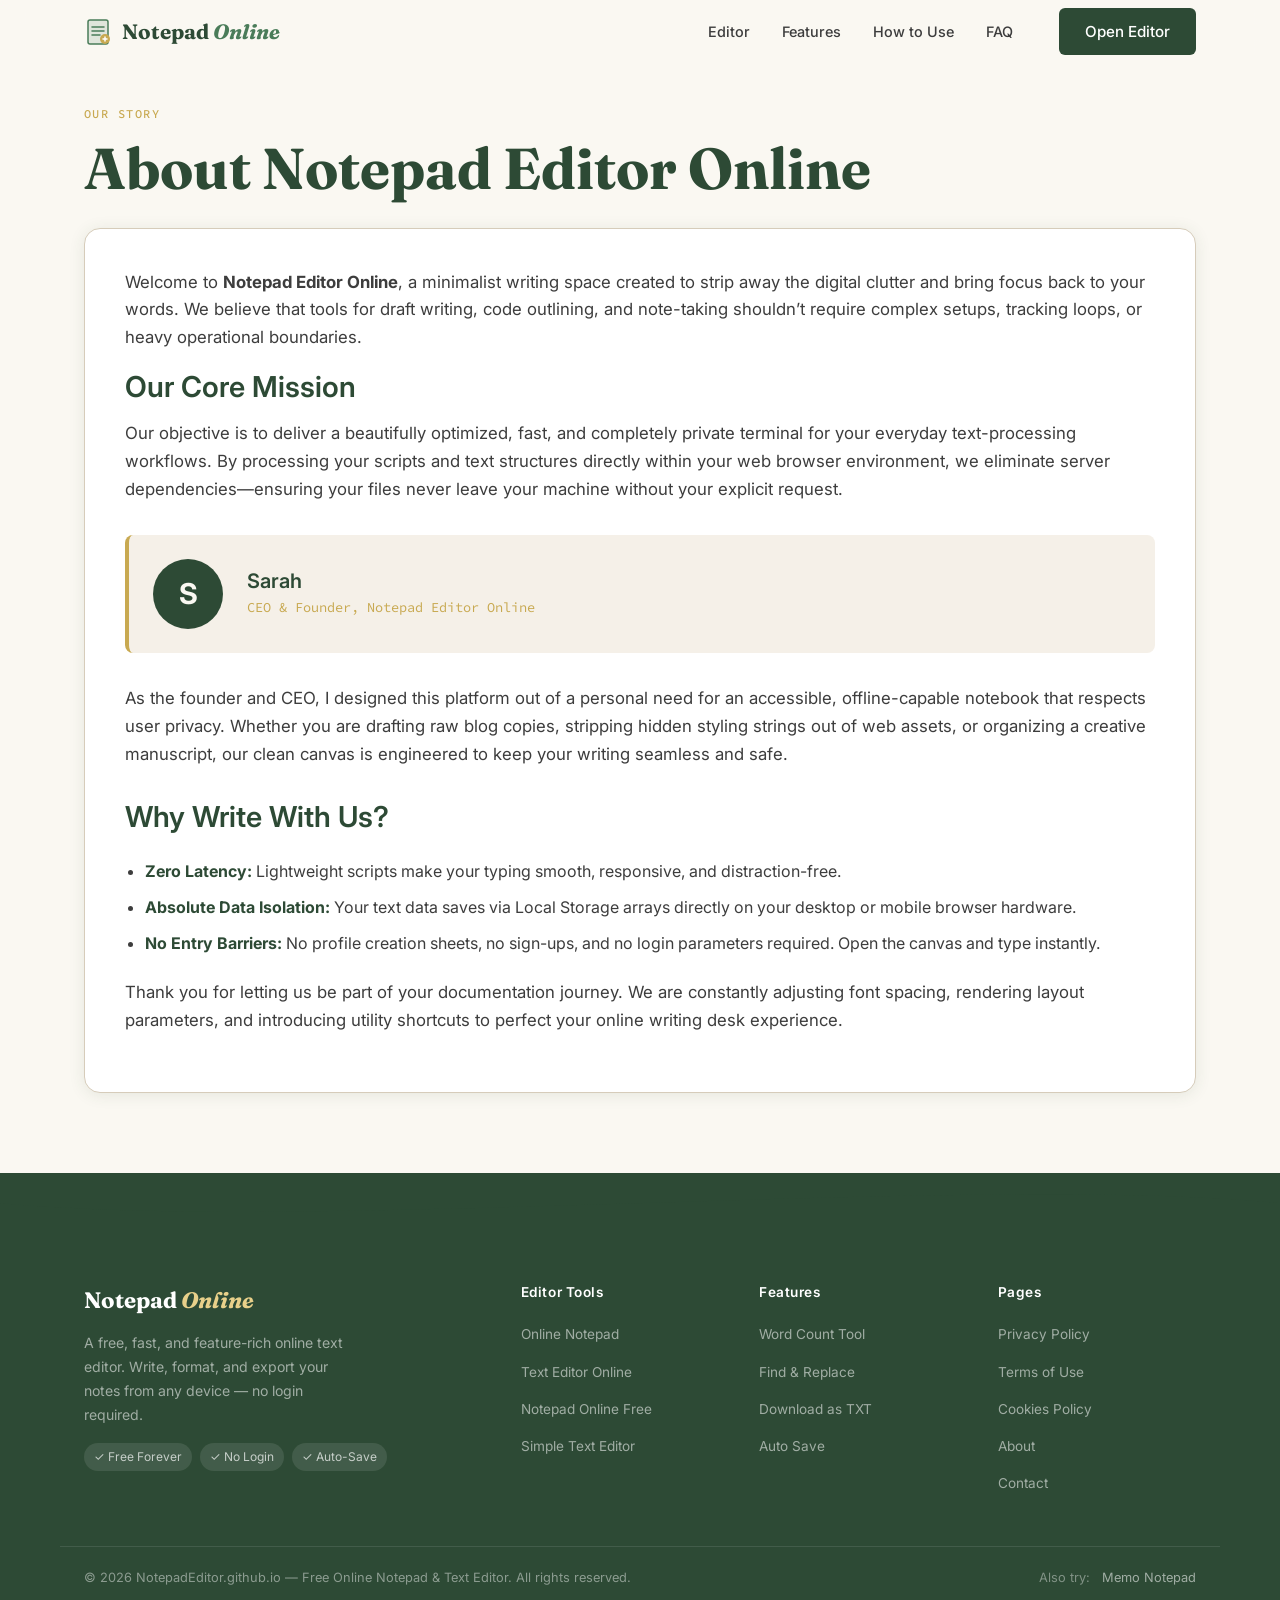
<file: about.html>
<!DOCTYPE html>
<html lang="en">
<head>
  <meta charset="UTF-8">
  <meta name="viewport" content="width=device-width, initial-scale=1.0">
  <title>About Us — Notepad Editor Online</title>
  <meta name="description" content="Learn more about Notepad Editor Online, our mission for private, client-side text editing, and our founder Sarah.">
  <meta name="robots" content="index, follow">
  <link rel="canonical" href="https://notepadeditor.github.io/about">
  <link rel="icon" type="image/png" sizes="32x32" href="/images/favicon.png">
  <link rel="stylesheet" href="/css/style.css">
  <style>
    .legal-section { padding: calc(var(--header-h) + 40px) 0 80px; background: var(--cream); min-height: 100vh; }
    .legal-card { background: var(--white); border: 1px solid var(--rule); border-radius: var(--radius-lg); padding: 40px; box-shadow: var(--shadow); margin-top: 24px; }
    .legal-card h2 { font-size: 1.8rem; color: var(--forest); margin: 32px 0 16px; font-family: var(--font-serif); }
    .legal-card h2:first-of-type { margin-top: 0; }
    .legal-card p { margin-bottom: 18px; color: var(--ink-2); font-size: 1.05rem; line-height: 1.65; }
    .founder-profile { display: flex; align-items: center; gap: 24px; background: var(--paper); padding: 24px; border-radius: var(--radius); border-left: 4px solid var(--amber); margin: 32px 0; }
    .founder-avatar { width: 70px; height: 70px; background: var(--forest); color: var(--cream); border-radius: 50%; display: flex; align-items: center; justify-content: center; font-family: var(--font-serif); font-size: 1.8rem; font-weight: bold; flex-shrink: 0; }
    .founder-details h3 { font-family: var(--font-serif); color: var(--forest); font-size: 1.25rem; }
    .founder-details p { margin: 4px 0 0; font-family: var(--font-mono); font-size: 0.85rem; color: var(--amber); }
    .values-list { margin: 24px 0; padding-left: 20px; color: var(--ink-2); }
    .values-list li { margin-bottom: 12px; line-height: 1.5; }
    .values-list strong { color: var(--forest); }
  </style>
</head>
<body>

  <div id="header-placeholder"></div>

  <main class="legal-section">
    <div class="container">
      <span class="section-eyebrow">Our Story</span>
      <h1>About Notepad Editor Online</h1>
      
      <div class="legal-card">
        <p>Welcome to <strong>Notepad Editor Online</strong>, a minimalist writing space created to strip away the digital clutter and bring focus back to your words. We believe that tools for draft writing, code outlining, and note-taking shouldn’t require complex setups, tracking loops, or heavy operational boundaries.</p>

        <h2>Our Core Mission</h2>
        <p>Our objective is to deliver a beautifully optimized, fast, and completely private terminal for your everyday text-processing workflows. By processing your scripts and text structures directly within your web browser environment, we eliminate server dependencies—ensuring your files never leave your machine without your explicit request.</p>

        <div class="founder-profile">
          <div class="founder-avatar">S</div>
          <div class="founder-details">
            <h3>Sarah</h3>
            <p>CEO &amp; Founder, Notepad Editor Online</p>
          </div>
        </div>

        <p>As the founder and CEO, I designed this platform out of a personal need for an accessible, offline-capable notebook that respects user privacy. Whether you are drafting raw blog copies, stripping hidden styling strings out of web assets, or organizing a creative manuscript, our clean canvas is engineered to keep your writing seamless and safe.</p>

        <h2>Why Write With Us?</h2>
        <ul class="values-list">
          <li><strong>Zero Latency:</strong> Lightweight scripts make your typing smooth, responsive, and distraction-free.</li>
          <li><strong>Absolute Data Isolation:</strong> Your text data saves via Local Storage arrays directly on your desktop or mobile browser hardware.</li>
          <li><strong>No Entry Barriers:</strong> No profile creation sheets, no sign-ups, and no login parameters required. Open the canvas and type instantly.</li>
        </ul>

        <p>Thank you for letting us be part of your documentation journey. We are constantly adjusting font spacing, rendering layout parameters, and introducing utility shortcuts to perfect your online writing desk experience.</p>
      </div>
    </div>
  </main>
<!-- ===== FOOTER ===== -->
  <div id="footer-placeholder"></div>

  <!-- ===== TOAST ===== -->
  <div class="toast" id="toast" role="alert" aria-live="polite"></div>

  <script src="/js/header.js"></script>
  <script src="/js/footer.js"></script>
</body>
</html>
</file>
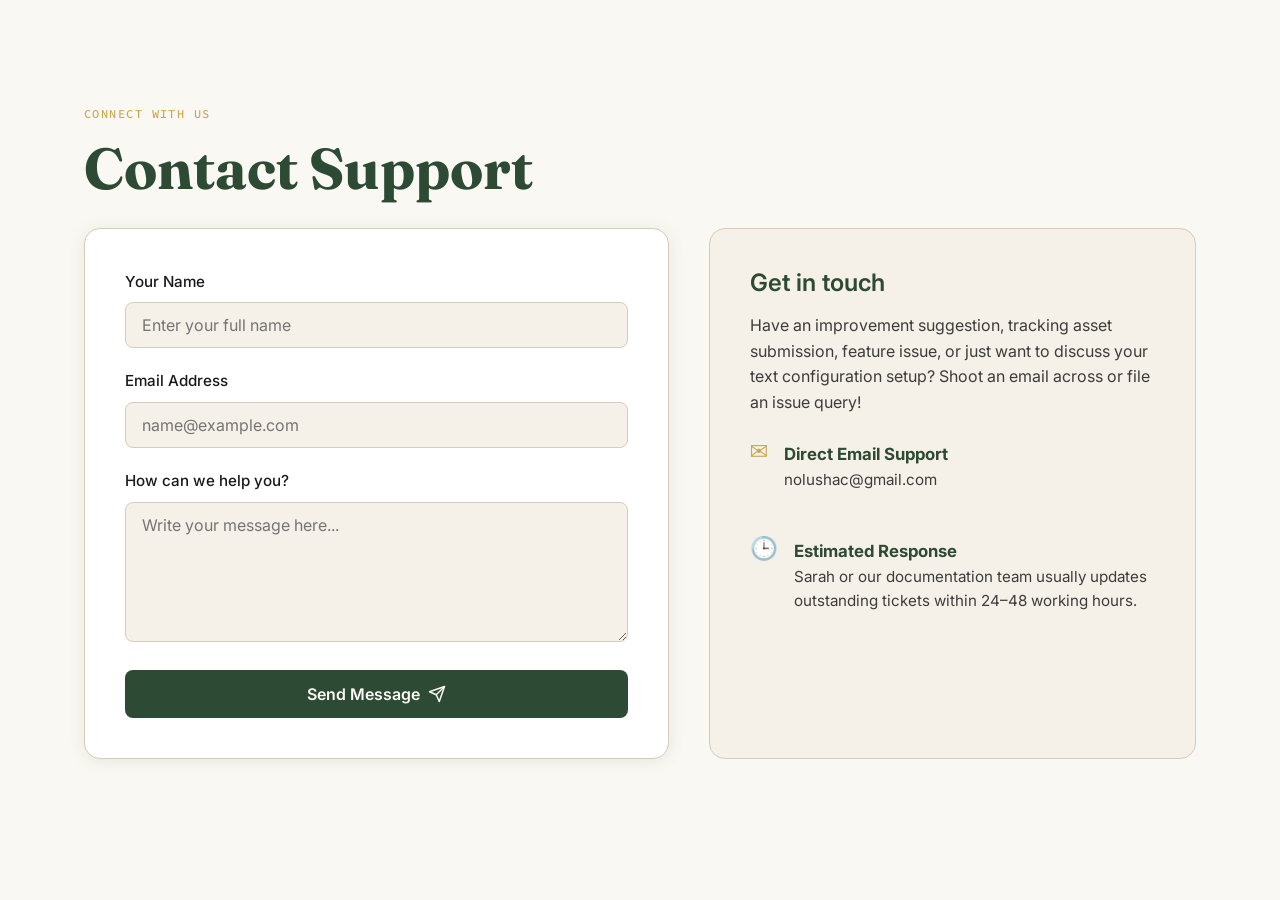
<file: contact.html>
<!DOCTYPE html>
<html lang="en">
<head>
  <meta charset="UTF-8">
  <meta name="viewport" content="width=device-width, initial-scale=1.0">
  <title>Contact Us — Notepad Editor Online</title>
  <meta name="description" content="Get in touch with Sarah or the support team at Notepad Editor Online. We look forward to your text editor feedback.">
  <meta name="robots" content="index, follow">
  <link rel="canonical" href="https://notepadeditor.github.io/contact">
  <link rel="icon" type="image/png" sizes="32x32" href="/images/favicon.png">
  <link rel="stylesheet" href="/css/style.css">
  <style>
    .legal-section { padding: calc(var(--header-h) + 40px) 0 80px; background: var(--cream); min-height: 100vh; }
    .contact-grid { display: grid; grid-template-columns: 1.2fr 1fr; gap: 40px; margin-top: 24px; align-items: start; }
    .legal-card { background: var(--white); border: 1px solid var(--rule); border-radius: var(--radius-lg); padding: 40px; box-shadow: var(--shadow); }
    .contact-sidebar { background: var(--paper); border: 1px solid var(--rule); border-radius: var(--radius-lg); padding: 40px; height: 100%; }
    .contact-sidebar h2 { font-family: var(--font-serif); color: var(--forest); margin-bottom: 16px; font-size: 1.5rem; }
    .contact-sidebar p { color: var(--ink-2); margin-bottom: 24px; line-height: 1.6; }
    .info-item { display: flex; gap: 16px; margin-bottom: 20px; }
    .info-icon { font-size: 1.4rem; color: var(--amber); line-height: 1; }
    .info-text h4 { font-family: var(--font-serif); color: var(--forest); font-size: 1.05rem; }
    .info-text p, .info-text a { font-size: 0.95rem; color: var(--ink-2); text-decoration: none; }
    .info-text a:hover { text-decoration: underline; color: var(--sage); }
    
    /* Input element updates matching the theme style */
    .form-group { margin-bottom: 20px; }
    .form-group label { display: block; margin-bottom: 8px; font-weight: 500; font-size: 0.95rem; color: var(--ink); }
    .form-control { width: 100%; padding: 12px 16px; background: var(--paper); border: 1px solid var(--rule); border-radius: var(--radius); font-family: var(--font-sans); font-size: 1rem; color: var(--ink); transition: all 0.2s ease; }
    .form-control:focus { outline: none; border-color: var(--forest); background: var(--white); box-shadow: 0 0 0 3px rgba(45, 74, 53, 0.1); }
    textarea.form-control { resize: vertical; min-height: 140px; }
    .btn-submit { width: 100%; padding: 14px 28px; background: var(--forest); color: var(--cream); border: none; border-radius: var(--radius); font-family: var(--font-sans); font-weight: 600; font-size: 1rem; cursor: pointer; display: flex; align-items: center; justify-content: center; gap: 8px; transition: all 0.2s ease; }
    .btn-submit:hover { background: var(--sage); transform: translateY(-1px); }

    @media (max-width: 768px) {
      .contact-grid { grid-template-columns: 1fr; gap: 24px; }
    }
  </style>
</head>
<body>

  <div id="header-placeholder"></div>

  <main class="legal-section">
    <div class="container">
      <span class="section-eyebrow">Connect With Us</span>
      <h1>Contact Support</h1>
      
      <div class="contact-grid">
        <div class="legal-card">
          <form action="#" method="POST">
            <div class="form-group">
              <label for="contact-name">Your Name</label>
              <input type="text" id="contact-name" name="name" class="form-control" placeholder="Enter your full name" required>
            </div>
            
            <div class="form-group">
              <label for="contact-email">Email Address</label>
              <input type="email" id="contact-email" name="email" class="form-control" placeholder="name@example.com" required>
            </div>
            
            <div class="form-group">
              <label for="contact-message">How can we help you?</label>
              <textarea id="contact-message" name="message" class="form-control" placeholder="Write your message here..." required></textarea>
            </div>
            
            <button type="submit" class="btn-submit">
              <span>Send Message</span>
              <svg width="18" height="18" viewBox="0 0 24 24" fill="none" stroke="currentColor" stroke-width="2" stroke-linecap="round" stroke-linejoin="round"><line x1="22" y1="2" x2="11" y2="13"></line><polygon points="22 2 15 22 11 13 2 9 22 2"></polygon></svg>
            </button>
          </form>
        </div>

        <div class="contact-sidebar">
          <h2>Get in touch</h2>
          <p>Have an improvement suggestion, tracking asset submission, feature issue, or just want to discuss your text configuration setup? Shoot an email across or file an issue query!</p>
          
          <div class="info-item">
            <div class="info-icon">✉</div>
            <div class="info-text">
              <h4>Direct Email Support</h4>
              <p><a href="mailto:nolushac@gmail.com">nolushac@gmail.com</a></p>
            </div>
          </div>          

          <div class="info-item">
            <div class="info-icon">🕒</div>
            <div class="info-text">
              <h4>Estimated Response</h4>
              <p>Sarah or our documentation team usually updates outstanding tickets within 24–48 working hours.</p>
            </div>
          </div>
        </div>
      </div>
    </div>
  </main>

</body>
</html>
</file>
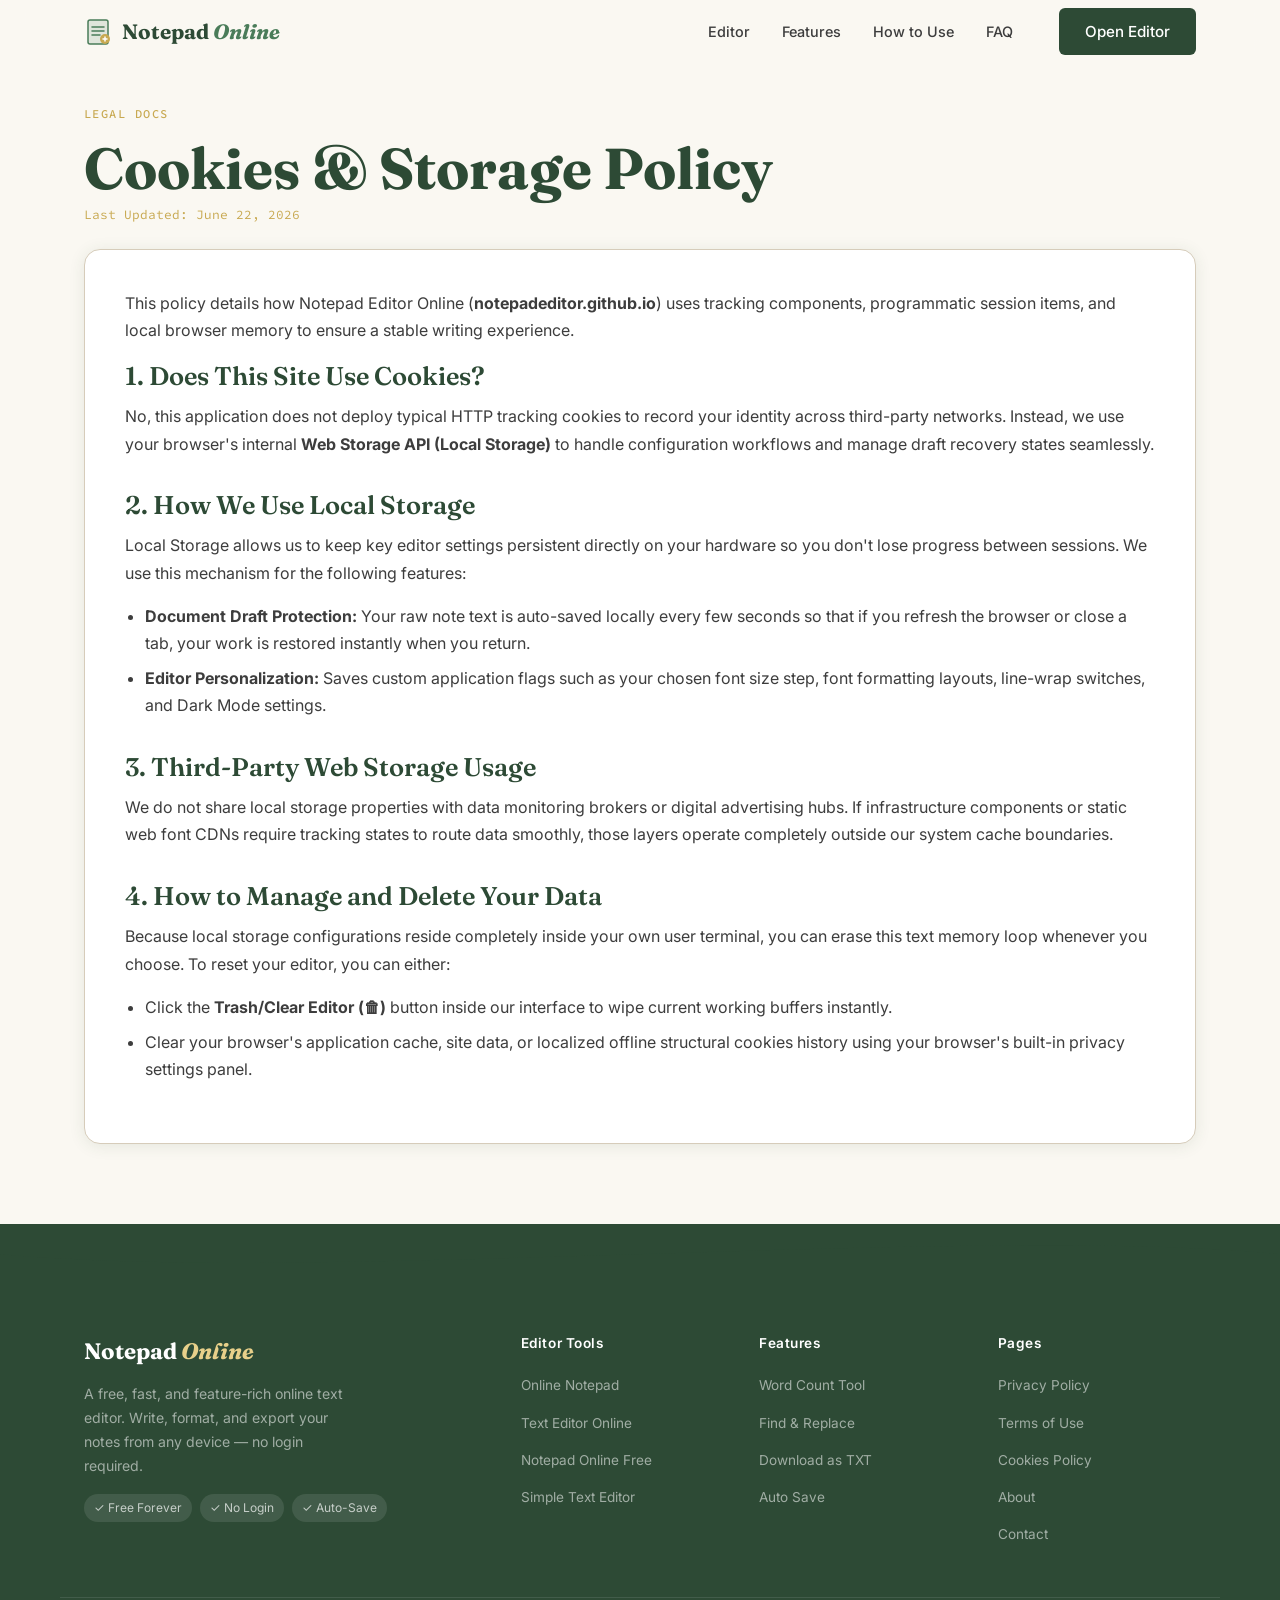
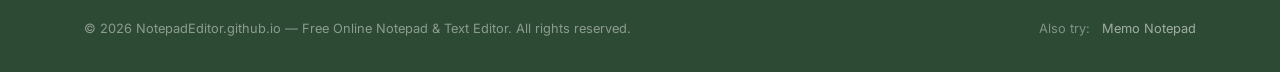
<file: cookies.html>
<!DOCTYPE html>
<html lang="en">
<head>
  <meta charset="UTF-8">
  <meta name="viewport" content="width=device-width, initial-scale=1.0">
  <title>Cookies Policy — Notepad Editor Online</title>
  <meta name="description" content="Cookies and local storage policies for Notepad Editor Online. Find out how local browser caches keep your data safe.">
  <meta name="robots" content="index, follow">
  <link rel="canonical" href="https://notepadeditor.github.io/cookies">
  <link rel="icon" type="image/png" sizes="32x32" href="/images/favicon.png">
  <link rel="stylesheet" href="/css/style.css">
  <style>
    .legal-section { padding: calc(var(--header-h) + 40px) 0 80px; background: var(--cream); }
    .legal-card { background: var(--white); border: 1px solid var(--rule); border-radius: var(--radius-lg); padding: 40px; box-shadow: var(--shadow); margin-top: 24px; }
    .legal-card h2 { font-size: 1.6rem; color: var(--forest); margin: 32px 0 12px; }
    .legal-card h2:first-of-type { margin-top: 0; }
    .legal-card p { margin-bottom: 16px; color: var(--ink-2); }
    .legal-card ul { margin-bottom: 20px; padding-left: 20px; color: var(--ink-2); }
    .legal-card li { margin-bottom: 8px; }
    .last-updated { font-family: var(--font-mono); font-size: 0.8rem; color: var(--amber); margin-bottom: 24px; display: block; }
  </style>
</head>
<body>

  <div id="header-placeholder"></div>

  <main class="legal-section">
    <div class="container">
      <span class="section-eyebrow">Legal Docs</span>
      <h1>Cookies & Storage Policy</h1>
      <span class="last-updated">Last Updated: June 22, 2026</span>
      
      <div class="legal-card">
        <p>This policy details how Notepad Editor Online (<strong>notepadeditor.github.io</strong>) uses tracking components, programmatic session items, and local browser memory to ensure a stable writing experience.</p>

        <h2>1. Does This Site Use Cookies?</h2>
        <p>No, this application does not deploy typical HTTP tracking cookies to record your identity across third-party networks. Instead, we use your browser's internal <strong>Web Storage API (Local Storage)</strong> to handle configuration workflows and manage draft recovery states seamlessly.</p>

        <h2>2. How We Use Local Storage</h2>
        <p>Local Storage allows us to keep key editor settings persistent directly on your hardware so you don't lose progress between sessions. We use this mechanism for the following features:</p>
        <ul>
          <li><strong>Document Draft Protection:</strong> Your raw note text is auto-saved locally every few seconds so that if you refresh the browser or close a tab, your work is restored instantly when you return.</li>
          <li><strong>Editor Personalization:</strong> Saves custom application flags such as your chosen font size step, font formatting layouts, line-wrap switches, and Dark Mode settings.</li>
        </ul>

        <h2>3. Third-Party Web Storage Usage</h2>
        <p>We do not share local storage properties with data monitoring brokers or digital advertising hubs. If infrastructure components or static web font CDNs require tracking states to route data smoothly, those layers operate completely outside our system cache boundaries.</p>

        <h2>4. How to Manage and Delete Your Data</h2>
        <p>Because local storage configurations reside completely inside your own user terminal, you can erase this text memory loop whenever you choose. To reset your editor, you can either:</p>
        <ul>
          <li>Click the <strong>Trash/Clear Editor (🗑)</strong> button inside our interface to wipe current working buffers instantly.</li>
          <li>Clear your browser's application cache, site data, or localized offline structural cookies history using your browser's built-in privacy settings panel.</li>
        </ul>
      </div>
    </div>
  </main>
<!-- ===== FOOTER ===== -->
  <div id="footer-placeholder"></div>

  <!-- ===== TOAST ===== -->
  <div class="toast" id="toast" role="alert" aria-live="polite"></div>

  <script src="/js/header.js"></script>
  <script src="/js/footer.js"></script>
</body>
</html>
</file>
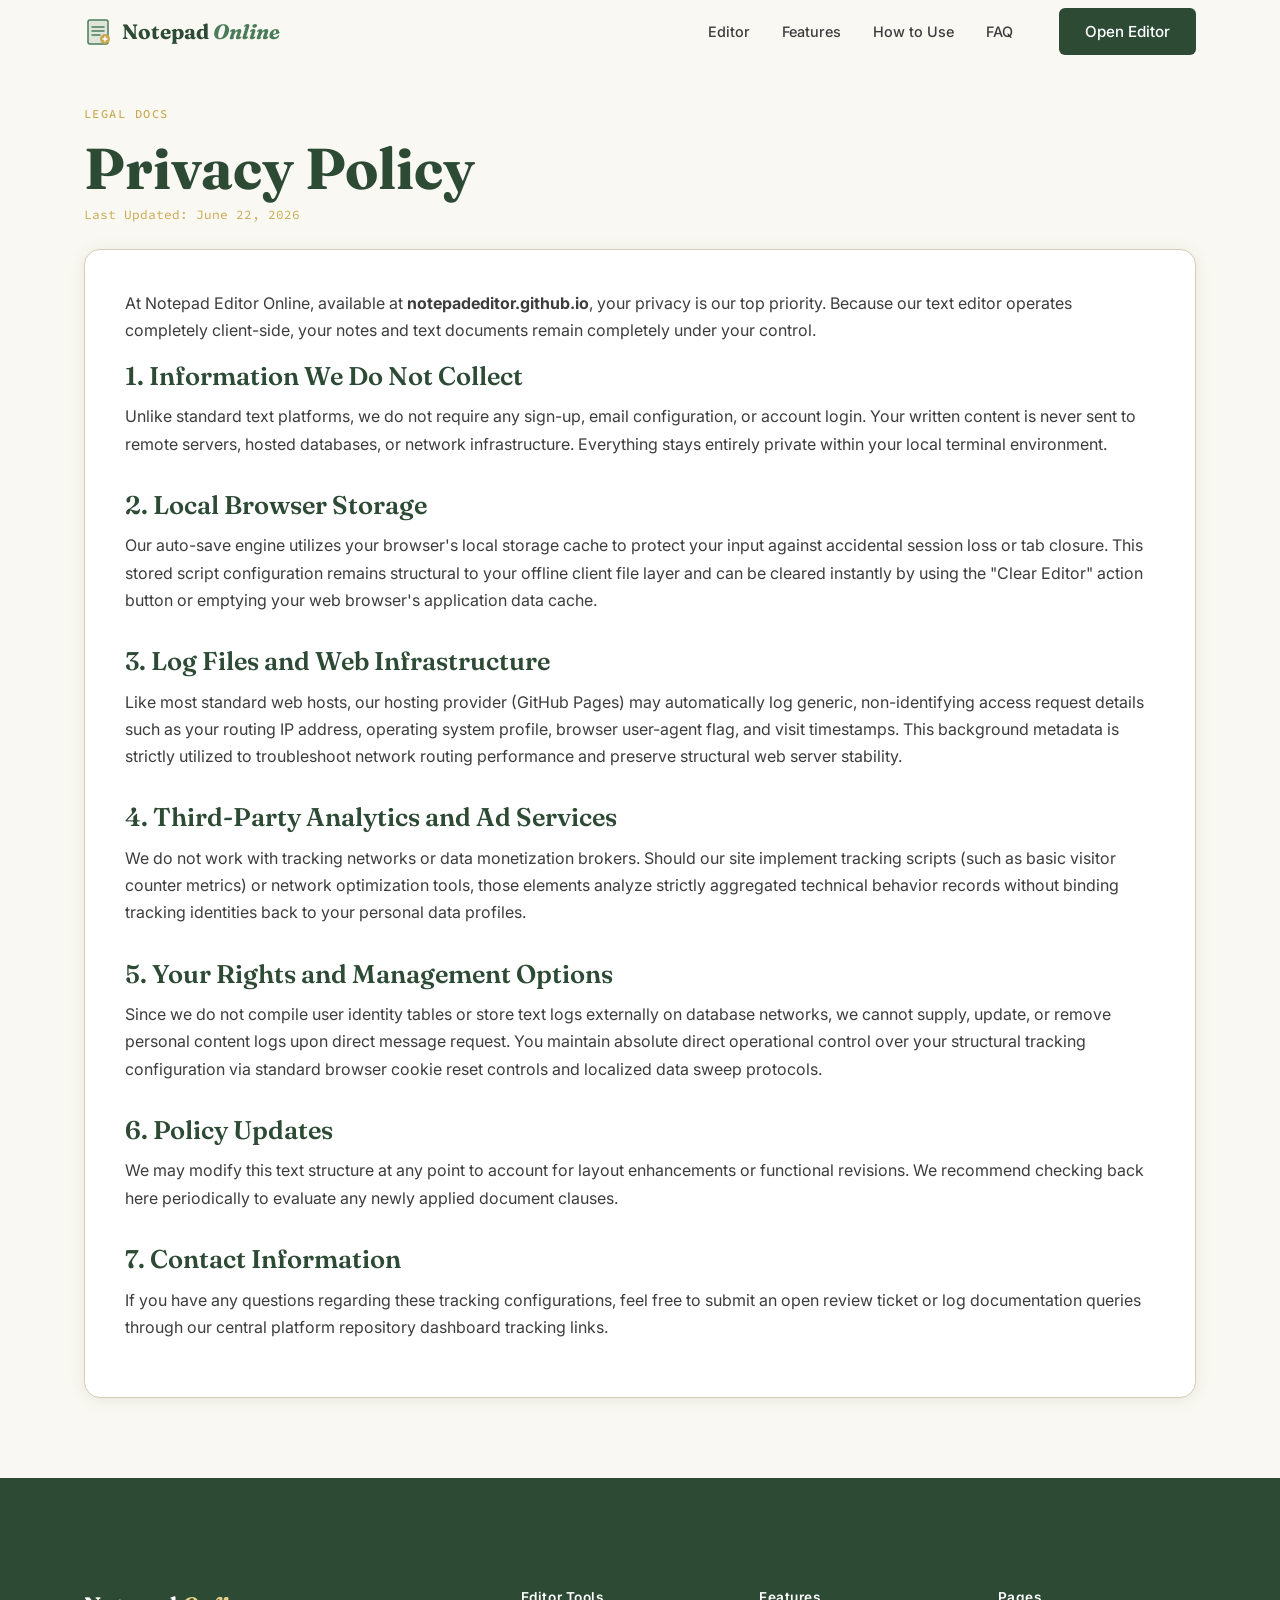
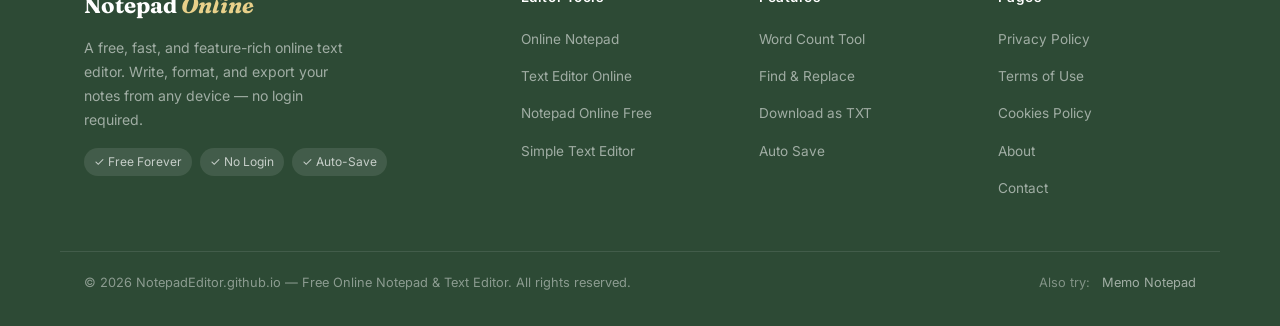
<file: privacy.html>
<!DOCTYPE html>
<html lang="en">
<head>
  <meta charset="UTF-8">
  <meta name="viewport" content="width=device-width, initial-scale=1.0">
  <title>Privacy Policy — Notepad Editor Online</title>
  <meta name="description" content="Privacy policy for Notepad Editor Online. Learn how your data is saved strictly inside your local browser storage.">
  <meta name="robots" content="index, follow">
  <link rel="canonical" href="https://notepadeditor.github.io/privacy">
  <link rel="icon" type="image/png" sizes="32x32" href="/images/favicon.png">
  <link rel="stylesheet" href="/css/style.css">
  <style>
    .legal-section { padding: calc(var(--header-h) + 40px) 0 80px; background: var(--cream); }
    .legal-card { background: var(--white); border: 1px solid var(--rule); border-radius: var(--radius-lg); padding: 40px; box-shadow: var(--shadow); margin-top: 24px; }
    .legal-card h2 { font-size: 1.6rem; color: var(--forest); margin: 32px 0 12px; }
    .legal-card h2:first-of-type { margin-top: 0; }
    .legal-card p { margin-bottom: 16px; color: var(--ink-2); }
    .legal-card ul { margin-bottom: 20px; padding-left: 20px; color: var(--ink-2); }
    .legal-card li { margin-bottom: 8px; }
    .last-updated { font-family: var(--font-mono); font-size: 0.8rem; color: var(--amber); margin-bottom: 24px; display: block; }
  </style>
</head>
<body>

  <div id="header-placeholder"></div>

  <main class="legal-section">
    <div class="container">
      <span class="section-eyebrow">Legal Docs</span>
      <h1>Privacy Policy</h1>
      <span class="last-updated">Last Updated: June 22, 2026</span>
      
      <div class="legal-card">
        <p>At Notepad Editor Online, available at <strong>notepadeditor.github.io</strong>, your privacy is our top priority. Because our text editor operates completely client-side, your notes and text documents remain completely under your control.</p>

        <h2>1. Information We Do Not Collect</h2>
        <p>Unlike standard text platforms, we do not require any sign-up, email configuration, or account login. Your written content is never sent to remote servers, hosted databases, or network infrastructure. Everything stays entirely private within your local terminal environment.</p>

        <h2>2. Local Browser Storage</h2>
        <p>Our auto-save engine utilizes your browser's local storage cache to protect your input against accidental session loss or tab closure. This stored script configuration remains structural to your offline client file layer and can be cleared instantly by using the "Clear Editor" action button or emptying your web browser's application data cache.</p>

        <h2>3. Log Files and Web Infrastructure</h2>
        <p>Like most standard web hosts, our hosting provider (GitHub Pages) may automatically log generic, non-identifying access request details such as your routing IP address, operating system profile, browser user-agent flag, and visit timestamps. This background metadata is strictly utilized to troubleshoot network routing performance and preserve structural web server stability.</p>

        <h2>4. Third-Party Analytics and Ad Services</h2>
        <p>We do not work with tracking networks or data monetization brokers. Should our site implement tracking scripts (such as basic visitor counter metrics) or network optimization tools, those elements analyze strictly aggregated technical behavior records without binding tracking identities back to your personal data profiles.</p>

        <h2>5. Your Rights and Management Options</h2>
        <p>Since we do not compile user identity tables or store text logs externally on database networks, we cannot supply, update, or remove personal content logs upon direct message request. You maintain absolute direct operational control over your structural tracking configuration via standard browser cookie reset controls and localized data sweep protocols.</p>

        <h2>6. Policy Updates</h2>
        <p>We may modify this text structure at any point to account for layout enhancements or functional revisions. We recommend checking back here periodically to evaluate any newly applied document clauses.</p>

        <h2>7. Contact Information</h2>
        <p>If you have any questions regarding these tracking configurations, feel free to submit an open review ticket or log documentation queries through our central platform repository dashboard tracking links.</p>
      </div>
    </div>
  </main>

  <!-- ===== FOOTER ===== -->
  <div id="footer-placeholder"></div>

  <!-- ===== TOAST ===== -->
  <div class="toast" id="toast" role="alert" aria-live="polite"></div>

  <script src="/js/header.js"></script>
  <script src="/js/footer.js"></script>

</body>
</html>
</file>
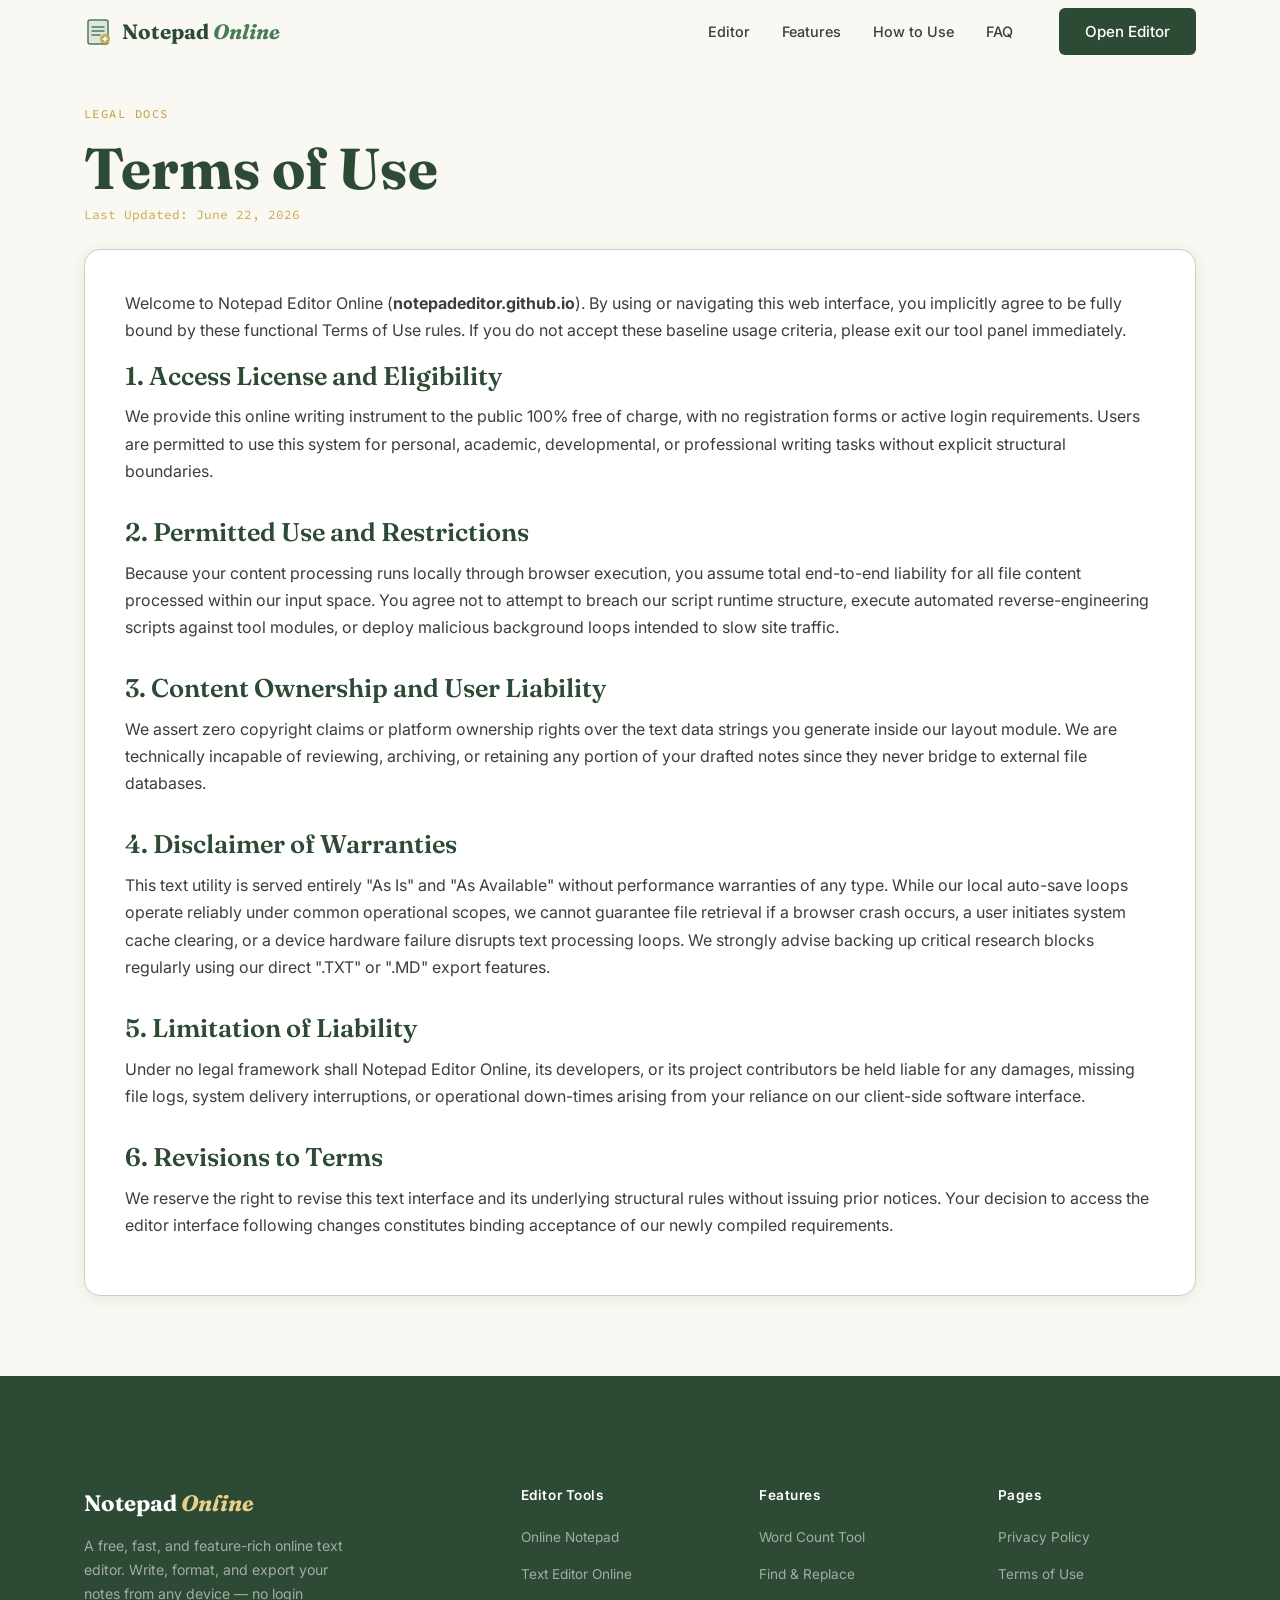
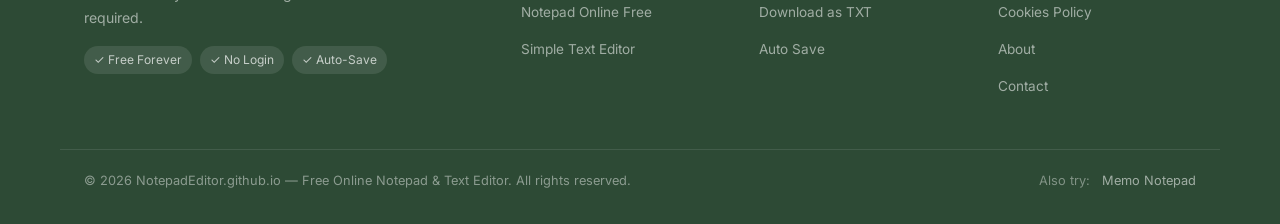
<file: terms.html>
<!DOCTYPE html>
<html lang="en">
<head>
  <meta charset="UTF-8">
  <meta name="viewport" content="width=device-width, initial-scale=1.0">
  <title>Terms of Use — Notepad Editor Online</title>
  <meta name="description" content="Terms of Use agreements for Notepad Editor Online. Understand your rights and usage guidelines for our free text editor application.">
  <meta name="robots" content="index, follow">
  <link rel="canonical" href="https://notepadeditor.github.io/terms">
  <link rel="icon" type="image/png" sizes="32x32" href="/images/favicon.png">
  <link rel="stylesheet" href="/css/style.css">
  <style>
    .legal-section { padding: calc(var(--header-h) + 40px) 0 80px; background: var(--cream); }
    .legal-card { background: var(--white); border: 1px solid var(--rule); border-radius: var(--radius-lg); padding: 40px; box-shadow: var(--shadow); margin-top: 24px; }
    .legal-card h2 { font-size: 1.6rem; color: var(--forest); margin: 32px 0 12px; }
    .legal-card h2:first-of-type { margin-top: 0; }
    .legal-card p { margin-bottom: 16px; color: var(--ink-2); }
    .legal-card ul { margin-bottom: 20px; padding-left: 20px; color: var(--ink-2); }
    .legal-card li { margin-bottom: 8px; }
    .last-updated { font-family: var(--font-mono); font-size: 0.8rem; color: var(--amber); margin-bottom: 24px; display: block; }
  </style>
</head>
<body>

  <div id="header-placeholder"></div>

  <main class="legal-section">
    <div class="container">
      <span class="section-eyebrow">Legal Docs</span>
      <h1>Terms of Use</h1>
      <span class="last-updated">Last Updated: June 22, 2026</span>
      
      <div class="legal-card">
        <p>Welcome to Notepad Editor Online (<strong>notepadeditor.github.io</strong>). By using or navigating this web interface, you implicitly agree to be fully bound by these functional Terms of Use rules. If you do not accept these baseline usage criteria, please exit our tool panel immediately.</p>

        <h2>1. Access License and Eligibility</h2>
        <p>We provide this online writing instrument to the public 100% free of charge, with no registration forms or active login requirements. Users are permitted to use this system for personal, academic, developmental, or professional writing tasks without explicit structural boundaries.</p>

        <h2>2. Permitted Use and Restrictions</h2>
        <p>Because your content processing runs locally through browser execution, you assume total end-to-end liability for all file content processed within our input space. You agree not to attempt to breach our script runtime structure, execute automated reverse-engineering scripts against tool modules, or deploy malicious background loops intended to slow site traffic.</p>

        <h2>3. Content Ownership and User Liability</h2>
        <p>We assert zero copyright claims or platform ownership rights over the text data strings you generate inside our layout module. We are technically incapable of reviewing, archiving, or retaining any portion of your drafted notes since they never bridge to external file databases.</p>

        <h2>4. Disclaimer of Warranties</h2>
        <p>This text utility is served entirely "As Is" and "As Available" without performance warranties of any type. While our local auto-save loops operate reliably under common operational scopes, we cannot guarantee file retrieval if a browser crash occurs, a user initiates system cache clearing, or a device hardware failure disrupts text processing loops. We strongly advise backing up critical research blocks regularly using our direct ".TXT" or ".MD" export features.</p>

        <h2>5. Limitation of Liability</h2>
        <p>Under no legal framework shall Notepad Editor Online, its developers, or its project contributors be held liable for any damages, missing file logs, system delivery interruptions, or operational down-times arising from your reliance on our client-side software interface.</p>

        <h2>6. Revisions to Terms</h2>
        <p>We reserve the right to revise this text interface and its underlying structural rules without issuing prior notices. Your decision to access the editor interface following changes constitutes binding acceptance of our newly compiled requirements.</p>
      </div>
    </div>
  </main>
<!-- ===== FOOTER ===== -->
  <div id="footer-placeholder"></div>

  <!-- ===== TOAST ===== -->
  <div class="toast" id="toast" role="alert" aria-live="polite"></div>

  <script src="/js/header.js"></script>
  <script src="/js/footer.js"></script>
</body>
</html>
</file>
<file: css/style.css>
/* ===== NOTEPAD EDITOR — Educational Theme ===== */
/* Palette: Cream #FAF8F2, Forest Green #2D4A35, Amber #C8A951, 
   Soft Sage #4A7C59, Ink #1A1A1A, Paper #F5F0E8 */

@import url('https://fonts.googleapis.com/css2?family=Fraunces:ital,wght@0,400;0,600;0,700;1,400&family=Inter:wght@300;400;500;600&family=Source+Code+Pro:wght@400;500&display=swap');

*, *::before, *::after { box-sizing: border-box; margin: 0; padding: 0; }

:root {
  --cream:   #FAF8F2;
  --paper:   #F5F0E8;
  --forest:  #2D4A35;
  --sage:    #4A7C59;
  --amber:   #C8A951;
  --amber-lt:#E8D08A;
  --ink:     #1A1A1A;
  --ink-2:   #3D3D3D;
  --ink-3:   #6B6B6B;
  --rule:    #D6CCBA;
  --margin:  #E8B4B4;
  --white:   #FFFFFF;
  --radius:  8px;
  --radius-lg: 16px;
  --shadow:  0 2px 16px rgba(45,74,53,0.10);
  --shadow-lg: 0 8px 40px rgba(45,74,53,0.15);
  --font-display: 'Fraunces', Georgia, serif;
  --font-body:    'Inter', system-ui, sans-serif;
  --font-mono:    'Source Code Pro', monospace;
  --header-h: 64px;
  --transition: 0.2s ease;
}

html { scroll-behavior: smooth; font-size: 16px; }
body {
  background: var(--cream);
  color: var(--ink);
  font-family: var(--font-body);
  line-height: 1.7;
  overflow-x: hidden;
}

/* ===== TYPOGRAPHY ===== */
h1, h2, h3 { font-family: var(--font-display); line-height: 1.2; color: var(--forest); }
h1 { font-size: clamp(2.2rem, 5vw, 3.6rem); font-weight: 700; }
h2 { font-size: clamp(1.7rem, 3.5vw, 2.6rem); font-weight: 600; }
h3 { font-size: clamp(1.1rem, 2vw, 1.4rem); font-weight: 600; }
p  { color: var(--ink-2); }
em { font-style: italic; color: var(--sage); }
a  { color: var(--sage); text-decoration: none; transition: color var(--transition); }
a:hover { color: var(--forest); }

/* ===== LAYOUT UTILITIES ===== */
.container { max-width: 1160px; margin: 0 auto; padding: 0 24px; }
.section-eyebrow {
  font-family: var(--font-mono);
  font-size: 0.75rem;
  letter-spacing: 0.12em;
  text-transform: uppercase;
  color: var(--amber);
  font-weight: 500;
  margin-bottom: 10px;
  display: block;
}
.section-head { margin-bottom: 16px; }
.section-sub { color: var(--ink-3); max-width: 580px; font-size: 1.05rem; }
.text-center { text-align: center; }
.text-center .section-sub { margin: 0 auto; }

/* ===== BUTTONS ===== */
.btn-primary {
  display: inline-flex; align-items: center; gap: 8px;
  background: var(--forest); color: var(--white);
  padding: 11px 26px; border-radius: 6px; font-weight: 500;
  font-size: 0.95rem; transition: background var(--transition), transform var(--transition);
  border: none; cursor: pointer; font-family: var(--font-body);
}
.btn-primary:hover { background: var(--sage); color: var(--white); transform: translateY(-1px); }
.btn-secondary {
  display: inline-flex; align-items: center; gap: 8px;
  background: transparent; color: var(--forest);
  padding: 10px 24px; border-radius: 6px; font-weight: 500;
  border: 1.5px solid var(--forest); font-size: 0.95rem;
  transition: all var(--transition); cursor: pointer; font-family: var(--font-body);
}
.btn-secondary:hover { background: var(--forest); color: var(--white); }
.btn-amber {
  display: inline-flex; align-items: center; gap: 8px;
  background: var(--amber); color: var(--forest);
  padding: 11px 26px; border-radius: 6px; font-weight: 600;
  border: none; cursor: pointer; font-family: var(--font-body);
  transition: background var(--transition), transform var(--transition);
}
.btn-amber:hover { background: var(--amber-lt); transform: translateY(-1px); }

/* ===== HEADER ===== */
.site-header {
  position: fixed; top: 0; left: 0; right: 0; z-index: 1000;
  height: var(--header-h);
  background: rgba(250,248,242,0.92);
  backdrop-filter: blur(12px);
  border-bottom: 1px solid transparent;
  transition: border-color var(--transition), box-shadow var(--transition);
}
.site-header.scrolled { border-color: var(--rule); box-shadow: var(--shadow); }
.header-inner {
  max-width: 1160px; margin: 0 auto; padding: 0 24px;
  height: 100%; display: flex; align-items: center; gap: 32px;
}
.logo { display: flex; align-items: center; gap: 10px; text-decoration: none; flex-shrink: 0; }
.logo-icon { display: flex; align-items: center; }
.logo-text {
  font-family: var(--font-display); font-size: 1.3rem; font-weight: 700; color: var(--forest);
}
.logo-text em { font-style: italic; color: var(--sage); }
.main-nav { margin-left: auto; }
.main-nav ul { list-style: none; display: flex; gap: 4px; }
.main-nav a {
  font-size: 0.9rem; font-weight: 500; color: var(--ink-2);
  padding: 6px 14px; border-radius: 5px;
  transition: all var(--transition);
}
.main-nav a:hover { color: var(--forest); background: rgba(45,74,53,0.08); }
.header-cta { flex-shrink: 0; }
.nav-toggle { display: none; flex-direction: column; gap: 5px; background: none; border: none; cursor: pointer; padding: 4px; }
.nav-toggle span { display: block; width: 22px; height: 2px; background: var(--forest); border-radius: 2px; transition: all var(--transition); }
.nav-toggle.active span:nth-child(1) { transform: translateY(7px) rotate(45deg); }
.nav-toggle.active span:nth-child(2) { opacity: 0; }
.nav-toggle.active span:nth-child(3) { transform: translateY(-7px) rotate(-45deg); }

/* ===== HERO ===== */
.hero {
  padding-top: calc(var(--header-h) + 60px);
  padding-bottom: 80px;
  position: relative;
  overflow: hidden;
}
.hero-bg-lines {
  position: absolute; inset: 0; pointer-events: none; z-index: 0;
  background-image:
    repeating-linear-gradient(transparent, transparent 31px, #D6CCBA44 31px, #D6CCBA44 32px);
  background-position: 0 calc(var(--header-h) + 60px);
}
.hero-margin-line {
  position: absolute; left: 100px; top: 0; bottom: 0;
  width: 1px; background: #E8B4B466; pointer-events: none;
}
.hero-inner {
  max-width: 1160px; margin: 0 auto; padding: 0 24px;
  display: grid; grid-template-columns: 1fr 1fr;
  gap: 60px; align-items: center; position: relative; z-index: 1;
}
.hero-label {
  display: inline-flex; align-items: center; gap: 8px;
  background: rgba(200,169,81,0.12); color: var(--amber);
  border: 1px solid rgba(200,169,81,0.3); border-radius: 100px;
  font-size: 0.78rem; font-weight: 600; letter-spacing: 0.08em;
  text-transform: uppercase; padding: 5px 14px; margin-bottom: 20px;
}
.hero-label::before { content: '✏️'; font-size: 0.85em; }
.hero h1 { margin-bottom: 18px; }
.hero h1 span { position: relative; display: inline-block; }
.hero h1 span::after {
  content: ''; position: absolute; bottom: 2px; left: 0; right: 0;
  height: 4px; background: var(--amber); border-radius: 2px; opacity: 0.6;
}
.hero-desc { font-size: 1.05rem; color: var(--ink-3); margin-bottom: 28px; max-width: 460px; }
.hero-actions { display: flex; gap: 12px; flex-wrap: wrap; }
.hero-stats { display: flex; gap: 32px; margin-top: 36px; }
.stat-item { text-align: left; }
.stat-num { font-family: var(--font-display); font-size: 1.8rem; font-weight: 700; color: var(--forest); }
.stat-lbl { font-size: 0.8rem; color: var(--ink-3); letter-spacing: 0.04em; }
.hero-visual { position: relative; }
.notebook-preview {
  background: var(--white);
  border-radius: 12px;
  box-shadow: 0 20px 60px rgba(45,74,53,0.18), 0 2px 8px rgba(0,0,0,0.06);
  overflow: hidden;
  transform: rotate(1deg);
  transition: transform 0.3s ease;
}
.notebook-preview:hover { transform: rotate(0deg); }
.nb-chrome {
  background: #E8E4DC; padding: 10px 16px;
  display: flex; align-items: center; gap: 8px;
  border-bottom: 1px solid #D0CCBF;
}
.nb-dots { display: flex; gap: 6px; }
.nb-dot { width: 10px; height: 10px; border-radius: 50%; }
.nb-dot.r { background: #FF6058; }
.nb-dot.y { background: #FFBD2E; }
.nb-dot.g { background: #28CA42; }
.nb-title { font-family: var(--font-mono); font-size: 0.75rem; color: var(--ink-3); margin-left: auto; margin-right: auto; }
.nb-body {
  padding: 20px 24px 24px 60px; position: relative; min-height: 280px;
  background-image: repeating-linear-gradient(transparent, transparent 27px, #E0D8C8 27px, #E0D8C8 28px);
  background-size: 100% 28px;
}
.nb-margin {
  position: absolute; left: 48px; top: 0; bottom: 0;
  width: 1px; background: #E8B4B4;
}
.nb-text-line {
  height: 28px; display: flex; align-items: center;
  font-family: var(--font-mono); font-size: 0.85rem; color: var(--ink-2);
  overflow: hidden;
}
.nb-cursor {
  display: inline-block; width: 2px; height: 16px;
  background: var(--sage); margin-left: 2px;
  animation: blink 1s step-end infinite;
}
@keyframes blink { 0%,100%{opacity:1} 50%{opacity:0} }
.nb-text-line.dim { color: var(--ink-3); }
.nb-text-line.typed { color: var(--forest); }

/* ===== SCROLL INDICATOR ===== */
.scroll-hint {
  text-align: center; margin-top: 60px; position: relative; z-index: 1;
}
.scroll-hint span { font-size: 0.78rem; color: var(--ink-3); letter-spacing: 0.06em; text-transform: uppercase; }
.scroll-arrow {
  width: 24px; height: 24px; border-right: 2px solid var(--ink-3);
  border-bottom: 2px solid var(--ink-3); transform: rotate(45deg);
  margin: 8px auto 0; animation: bounce 1.8s ease infinite;
}
@keyframes bounce { 0%,100%{transform:rotate(45deg) translateY(0)} 50%{transform:rotate(45deg) translateY(6px)} }

/* ===== EDITOR SECTION ===== */
#editor { padding: 80px 0; background: var(--paper); }
.editor-section-head { margin-bottom: 32px; }
.editor-wrapper {
  background: var(--white);
  border-radius: var(--radius-lg);
  box-shadow: var(--shadow-lg);
  overflow: hidden;
  border: 1px solid var(--rule);
}
.editor-toolbar {
  background: #F0EBE0;
  border-bottom: 1px solid var(--rule);
  padding: 8px 12px;
  display: flex; gap: 4px; flex-wrap: wrap; align-items: center;
}
.toolbar-group {
  display: flex; gap: 2px; align-items: center;
  padding-right: 8px; margin-right: 4px;
  border-right: 1px solid var(--rule);
}
.toolbar-group:last-of-type { border-right: none; }
.tb-btn {
  width: 32px; height: 32px;
  display: flex; align-items: center; justify-content: center;
  border: none; background: none; cursor: pointer; border-radius: 5px;
  color: var(--ink-2); font-size: 0.9rem; transition: all var(--transition);
  font-family: var(--font-body);
}
.tb-btn:hover { background: rgba(45,74,53,0.1); color: var(--forest); }
.tb-btn.active { background: rgba(45,74,53,0.15); color: var(--forest); }
.tb-btn[title] { position: relative; }
.tb-select {
  height: 32px; padding: 0 8px; border-radius: 5px;
  border: 1px solid var(--rule); background: var(--white);
  color: var(--ink-2); font-size: 0.82rem; cursor: pointer;
  font-family: var(--font-body);
}
.tb-separator { width: 1px; height: 24px; background: var(--rule); margin: 0 4px; }
.editor-main { display: grid; grid-template-columns: 1fr; }
.editor-textarea-wrap {
  position: relative;
  min-height: 420px;
  display: flex; flex-direction: column;
}
.line-numbers {
  position: absolute; left: 0; top: 0; bottom: 0;
  width: 48px; background: #F5F0E8; border-right: 1px solid var(--rule);
  padding: 16px 8px; text-align: right;
  font-family: var(--font-mono); font-size: 0.75rem; color: var(--ink-3);
  line-height: 1.6; user-select: none; overflow: hidden;
  pointer-events: none;
}
#main-editor {
  flex: 1; padding: 16px 20px 16px 68px;
  border: none; outline: none; resize: none;
  font-family: var(--font-mono); font-size: 0.95rem; line-height: 1.6;
  color: var(--ink); background: transparent; min-height: 420px;
  width: 100%; caret-color: var(--sage);
}
#main-editor:focus { box-shadow: none; }
.editor-statusbar {
  background: #F5F0E8; border-top: 1px solid var(--rule);
  padding: 6px 16px; display: flex; gap: 20px; align-items: center;
  font-family: var(--font-mono); font-size: 0.75rem; color: var(--ink-3); flex-wrap: wrap;
}
.status-item { display: flex; align-items: center; gap: 5px; }
.status-item strong { color: var(--sage); font-weight: 600; }
.editor-actions-bar {
  display: flex; gap: 10px; margin-top: 20px; flex-wrap: wrap; align-items: center;
}
.action-group { display: flex; gap: 8px; }
/* Find & Replace Panel */
.find-replace-panel {
  background: #F5F0E8; border-bottom: 1px solid var(--rule);
  padding: 12px 16px; display: none; gap: 12px; flex-wrap: wrap; align-items: center;
}
.find-replace-panel.visible { display: flex; }
.fr-input {
  height: 32px; padding: 0 10px; border-radius: 5px;
  border: 1px solid var(--rule); background: var(--white);
  font-size: 0.85rem; font-family: var(--font-mono); color: var(--ink);
  width: 180px;
}
.fr-input:focus { outline: 2px solid var(--sage); outline-offset: -1px; }
.fr-count { font-family: var(--font-mono); font-size: 0.78rem; color: var(--ink-3); min-width: 70px; }

/* ===== TOAST NOTIFICATION ===== */
.toast {
  position: fixed; bottom: 24px; right: 24px; z-index: 9999;
  background: var(--forest); color: var(--white);
  padding: 12px 20px; border-radius: 8px; font-size: 0.88rem;
  box-shadow: var(--shadow-lg); transform: translateY(80px); opacity: 0;
  transition: all 0.3s ease; pointer-events: none;
}
.toast.show { transform: translateY(0); opacity: 1; }

/* ===== FEATURES SECTION ===== */
#features { padding: 96px 0; }
.features-grid {
  display: grid; grid-template-columns: repeat(3, 1fr); gap: 24px; margin-top: 48px;
}
.feature-card {
  background: var(--white); border-radius: var(--radius-lg);
  padding: 28px; border: 1px solid var(--rule);
  transition: transform var(--transition), box-shadow var(--transition);
  position: relative; overflow: hidden;
}
.feature-card::before {
  content: ''; position: absolute; top: 0; left: 0; right: 0; height: 3px;
  background: var(--sage); transform: scaleX(0); transform-origin: left;
  transition: transform 0.3s ease;
}
.feature-card:hover { transform: translateY(-4px); box-shadow: var(--shadow-lg); }
.feature-card:hover::before { transform: scaleX(1); }
.feature-icon {
  width: 48px; height: 48px; border-radius: 12px;
  background: rgba(74,124,89,0.1); display: flex; align-items: center; justify-content: center;
  font-size: 1.4rem; margin-bottom: 16px;
}
.feature-card h3 { margin-bottom: 8px; font-size: 1.05rem; }
.feature-card p { font-size: 0.9rem; color: var(--ink-3); }

/* ===== HOW TO USE ===== */
#how-to-use { padding: 96px 0; background: var(--paper); }
.steps-grid {
  display: grid; grid-template-columns: repeat(4, 1fr); gap: 24px; margin-top: 48px;
}
.step-card { text-align: center; padding: 24px 16px; }
.step-num {
  width: 52px; height: 52px; border-radius: 50%;
  background: var(--forest); color: var(--white);
  display: flex; align-items: center; justify-content: center;
  font-family: var(--font-display); font-size: 1.3rem; font-weight: 700;
  margin: 0 auto 16px;
}
.step-card h3 { margin-bottom: 8px; font-size: 1rem; }
.step-card p { font-size: 0.88rem; color: var(--ink-3); }
.step-connector { display: none; }

/* ===== USE CASES ===== */
#use-cases { padding: 96px 0; }
.use-cases-grid {
  display: grid; grid-template-columns: repeat(2, 1fr); gap: 28px; margin-top: 48px;
}
.use-case-card {
  display: flex; gap: 20px; align-items: flex-start;
  background: var(--white); border-radius: var(--radius-lg);
  padding: 24px; border: 1px solid var(--rule);
  transition: box-shadow var(--transition);
}
.use-case-card:hover { box-shadow: var(--shadow); }
.uc-icon {
  width: 44px; height: 44px; border-radius: 10px; flex-shrink: 0;
  background: rgba(200,169,81,0.12); display: flex; align-items: center;
  justify-content: center; font-size: 1.3rem;
}
.uc-body h3 { font-size: 1rem; margin-bottom: 6px; }
.uc-body p { font-size: 0.88rem; color: var(--ink-3); }

/* ===== TIPS SECTION ===== */

/* --- Light-theme defaults (used by #prompts and any other light section) --- */
.tips-grid {
  display: grid; grid-template-columns: repeat(3, 1fr); gap: 20px; margin-top: 48px;
}
.tip-card {
  background: var(--white);
  border: 1px solid var(--rule);
  border-radius: var(--radius);
  padding: 24px;
  transition: background var(--transition), box-shadow var(--transition), transform var(--transition);
}
.tip-card:hover {
  background: var(--white);
  box-shadow: var(--shadow);
  transform: translateY(-2px);
}
.tip-tag {
  font-family: var(--font-mono); font-size: 0.7rem; letter-spacing: 0.1em;
  color: var(--amber); text-transform: uppercase; margin-bottom: 10px;
  display: block; font-weight: 500;
}
.tip-card h3 { color: var(--forest); font-size: 1rem; margin-bottom: 8px; }
.tip-card p { font-size: 0.88rem; color: var(--ink-3); }
.tip-shortcut {
  display: inline-block;
  background: rgba(74,124,89,0.10);
  color: var(--sage);
  padding: 2px 8px; border-radius: 4px;
  font-family: var(--font-mono); font-size: 0.8rem; margin-top: 10px;
}

/* --- Dark override, scoped ONLY to #tips --- */
#tips { padding: 96px 0; background: var(--forest); }
#tips .section-eyebrow { color: var(--amber-lt); }
#tips h2 { color: var(--white); }
#tips .section-sub { color: rgba(255,255,255,0.65); }

#tips .tip-card {
  background: rgba(255,255,255,0.07);
  border-color: rgba(255,255,255,0.12);
}
#tips .tip-card:hover {
  background: rgba(255,255,255,0.12);
  box-shadow: none;
  transform: none;
}
#tips .tip-tag { color: var(--amber-lt); }
#tips .tip-card h3 { color: var(--white); }
#tips .tip-card p { color: rgba(255,255,255,0.6); }
#tips .tip-shortcut {
  background: rgba(255,255,255,0.1);
  color: var(--amber-lt);
}

/* ===== ABOUT SECTION ===== */
#about { padding: 96px 0; }
.about-grid { display: grid; grid-template-columns: 1fr 1fr; gap: 60px; align-items: center; }
.about-visual {
  background: var(--paper); border-radius: var(--radius-lg);
  padding: 32px; border: 1px solid var(--rule);
  position: relative; overflow: hidden;
}
.about-visual::before {
  content: ''; position: absolute; inset: 0;
  background-image: repeating-linear-gradient(transparent, transparent 27px, #D6CCBA 27px, #D6CCBA 28px);
}
.about-content { position: relative; z-index: 1; }
.about-list { list-style: none; margin-top: 24px; }
.about-list li {
  padding: 10px 0; border-bottom: 1px solid var(--rule);
  display: flex; align-items: center; gap: 12px; font-size: 0.92rem;
}
.about-list li:last-child { border-bottom: none; }
.about-list li::before { content: '✓'; color: var(--sage); font-weight: 700; flex-shrink: 0; }
.about-text p { margin-bottom: 16px; }

/* ===== FAQ ===== */
#faq { padding: 96px 0; background: var(--paper); }
.faq-list { max-width: 760px; margin: 48px auto 0; }
.faq-item {
  background: var(--white); border-radius: var(--radius); margin-bottom: 12px;
  border: 1px solid var(--rule); overflow: hidden;
}
.faq-q {
  width: 100%; padding: 20px 24px; text-align: left;
  background: none; border: none; cursor: pointer;
  font-family: var(--font-body); font-size: 1rem; font-weight: 600;
  color: var(--forest); display: flex; justify-content: space-between; align-items: center;
  gap: 16px; transition: background var(--transition);
}
.faq-q:hover { background: rgba(74,124,89,0.04); }
.faq-icon { font-size: 1.2rem; flex-shrink: 0; transition: transform 0.25s ease; color: var(--sage); }
.faq-item.open .faq-icon { transform: rotate(45deg); }
.faq-a {
  max-height: 0; overflow: hidden;
  transition: max-height 0.35s ease, padding 0.25s ease;
}
.faq-item.open .faq-a { max-height: 300px; }
.faq-a-inner { padding: 0 24px 20px; color: var(--ink-3); font-size: 0.92rem; }

/* ===== CTA BANNER ===== */
#cta-banner {
  padding: 80px 0;
  background: linear-gradient(135deg, var(--sage) 0%, var(--forest) 100%);
  text-align: center; position: relative; overflow: hidden;
}
#cta-banner::before {
  content: ''; position: absolute; inset: 0;
  background-image: repeating-linear-gradient(transparent, transparent 31px, rgba(255,255,255,0.05) 31px, rgba(255,255,255,0.05) 32px);
  pointer-events: none;
}
#cta-banner h2 { color: var(--white); margin-bottom: 12px; position: relative; z-index: 1; }
#cta-banner p { color: rgba(255,255,255,0.7); margin-bottom: 28px; position: relative; z-index: 1; }
#cta-banner .btn-amber { position: relative; z-index: 1; }

/* ===== FOOTER ===== */
.site-footer { background: var(--forest); }
.footer-wave svg { display: block; width: 100%; height: 60px; }
.footer-body { padding: 48px 0 32px; }
.footer-inner {
  max-width: 1160px; margin: 0 auto; padding: 0 24px;
  display: grid; grid-template-columns: 2fr 1fr 1fr 1fr; gap: 40px; margin-bottom: 40px;
}
.footer-logo {
  font-family: var(--font-display); font-size: 1.4rem; font-weight: 700;
  color: var(--white); text-decoration: none;
}
.footer-logo em { font-style: italic; color: var(--amber-lt); }
.footer-brand p { color: rgba(255,255,255,0.55); font-size: 0.88rem; margin-top: 12px; margin-bottom: 16px; max-width: 280px; }
.footer-badges { display: flex; gap: 8px; flex-wrap: wrap; }
.badge {
  background: rgba(255,255,255,0.1); color: rgba(255,255,255,0.7);
  font-size: 0.75rem; padding: 4px 10px; border-radius: 100px;
}
.footer-links h4 { color: var(--white); font-size: 0.85rem; font-weight: 600; margin-bottom: 16px; letter-spacing: 0.04em; }
.footer-links ul { list-style: none; }
.footer-links li { margin-bottom: 10px; }
.footer-links a { color: rgba(255,255,255,0.55); font-size: 0.85rem; transition: color var(--transition); }
.footer-links a:hover { color: var(--white); }
.footer-bottom {
  max-width: 1160px; margin: 0 auto; padding: 20px 24px 0;
  border-top: 1px solid rgba(255,255,255,0.1);
  display: flex; justify-content: space-between; align-items: center; flex-wrap: gap-16px;
  gap: 16px;
}
.footer-bottom p { color: rgba(255,255,255,0.45); font-size: 0.8rem; }
.related-tools { display: flex; gap: 12px; align-items: center; flex-wrap: wrap; }
.related-tools span { color: rgba(255,255,255,0.4); font-size: 0.8rem; }
.related-tools a { color: rgba(255,255,255,0.55); font-size: 0.8rem; }
.related-tools a:hover { color: var(--white); }

/* ===== SCROLL ANIMATIONS ===== */
.reveal { opacity: 0; transform: translateY(24px); transition: opacity 0.55s ease, transform 0.55s ease; }
.reveal.visible { opacity: 1; transform: translateY(0); }
.reveal-delay-1 { transition-delay: 0.1s; }
.reveal-delay-2 { transition-delay: 0.2s; }
.reveal-delay-3 { transition-delay: 0.3s; }

/* ===== RESPONSIVE ===== */
@media (max-width: 900px) {
  .hero-inner { grid-template-columns: 1fr; }
  .hero-visual { display: none; }
  .features-grid { grid-template-columns: repeat(2, 1fr); }
  .steps-grid { grid-template-columns: repeat(2, 1fr); }
  .use-cases-grid { grid-template-columns: 1fr; }
  .tips-grid { grid-template-columns: repeat(2, 1fr); }
  .about-grid { grid-template-columns: 1fr; }
  .about-visual { display: none; }
  .footer-inner { grid-template-columns: 1fr 1fr; }
}
@media (max-width: 640px) {
  :root { --header-h: 56px; }
  .main-nav, .header-cta { display: none; }
  .nav-toggle { display: flex; }
  .main-nav.open {
    display: flex; flex-direction: column;
    position: fixed; top: var(--header-h); left: 0; right: 0;
    background: var(--cream); border-bottom: 1px solid var(--rule);
    padding: 16px; z-index: 999;
  }
  .main-nav.open ul { flex-direction: column; gap: 4px; }
  .main-nav.open a { display: block; padding: 10px 16px; }
  .features-grid { grid-template-columns: 1fr; }
  .steps-grid { grid-template-columns: 1fr; }
  .tips-grid { grid-template-columns: 1fr; }
  .footer-inner { grid-template-columns: 1fr; }
  .footer-bottom { flex-direction: column; text-align: center; }
  .hero-stats { gap: 20px; }
  .editor-toolbar { gap: 2px; }
  .toolbar-group { padding-right: 6px; margin-right: 2px; }
  .fr-input { width: 130px; }
}
@media (prefers-reduced-motion: reduce) {
  *, *::before, *::after { animation-duration: 0.01ms !important; transition-duration: 0.01ms !important; }
}
</file>
